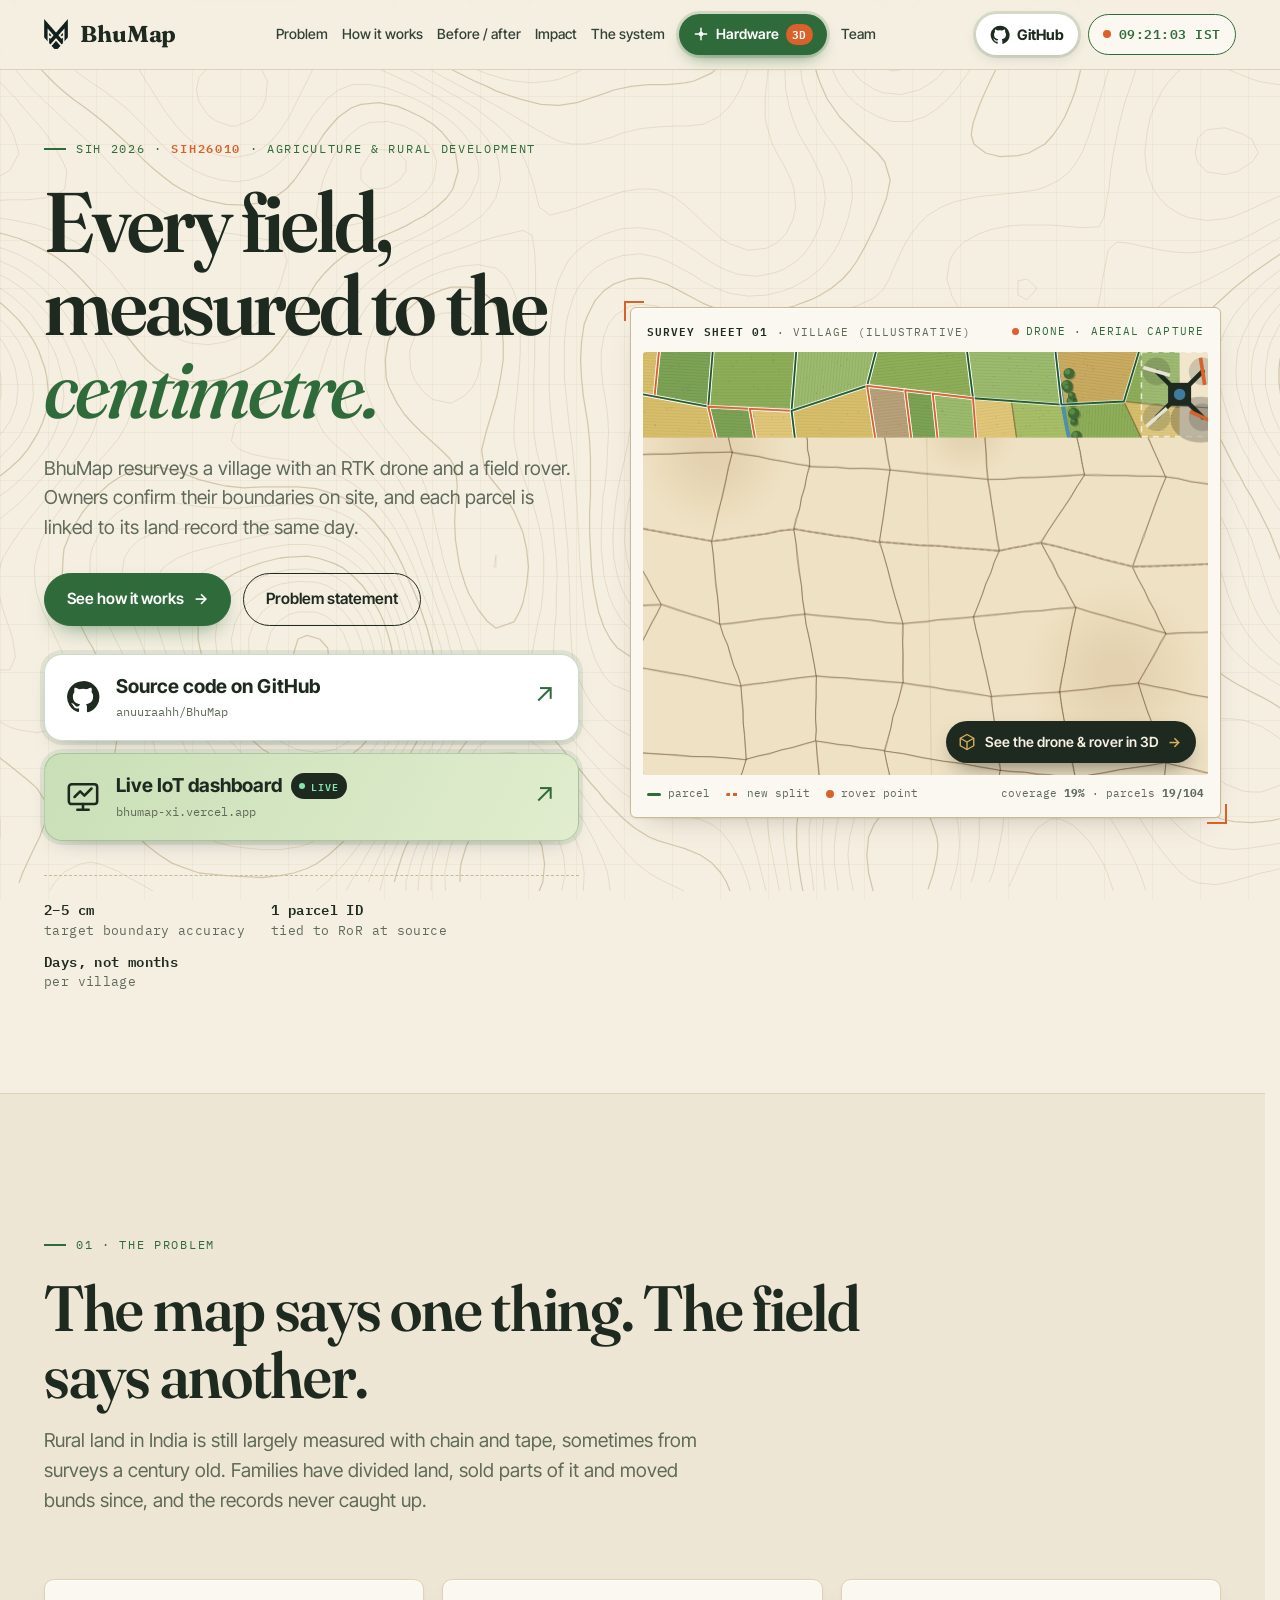
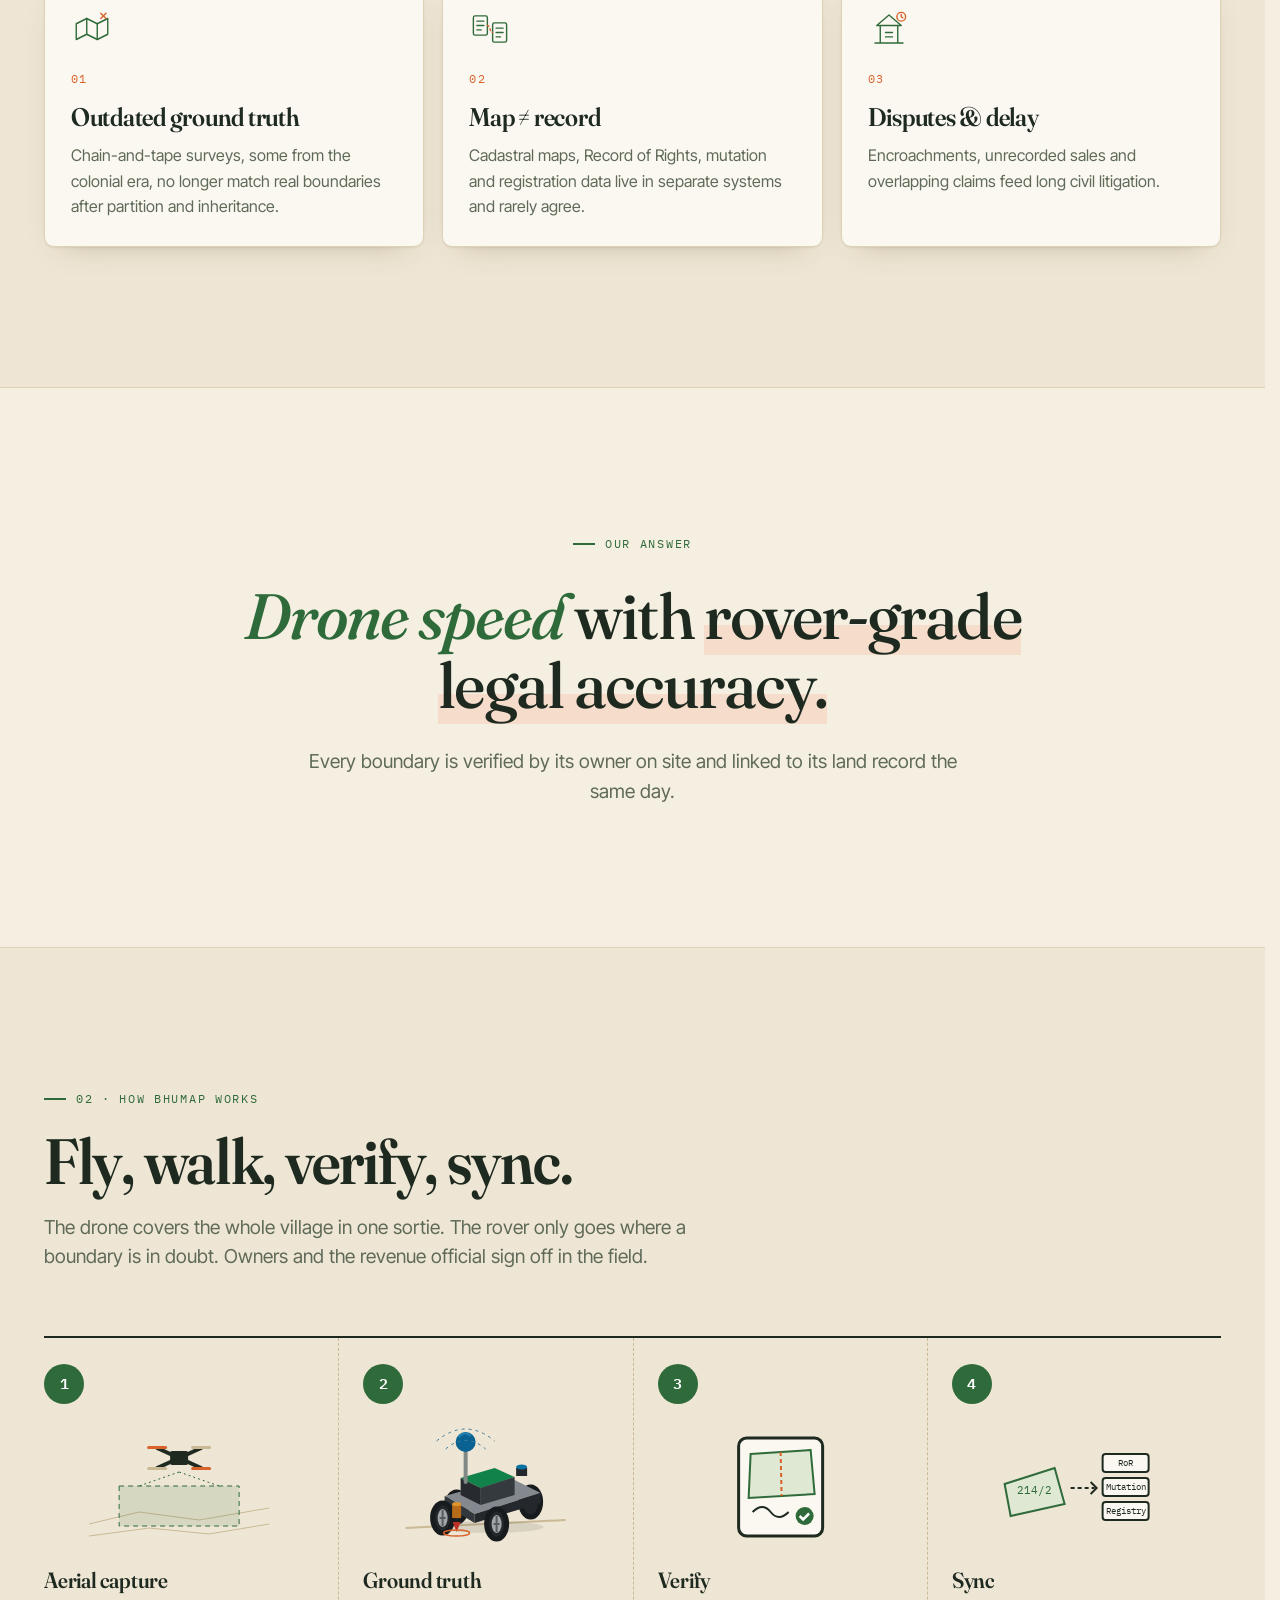
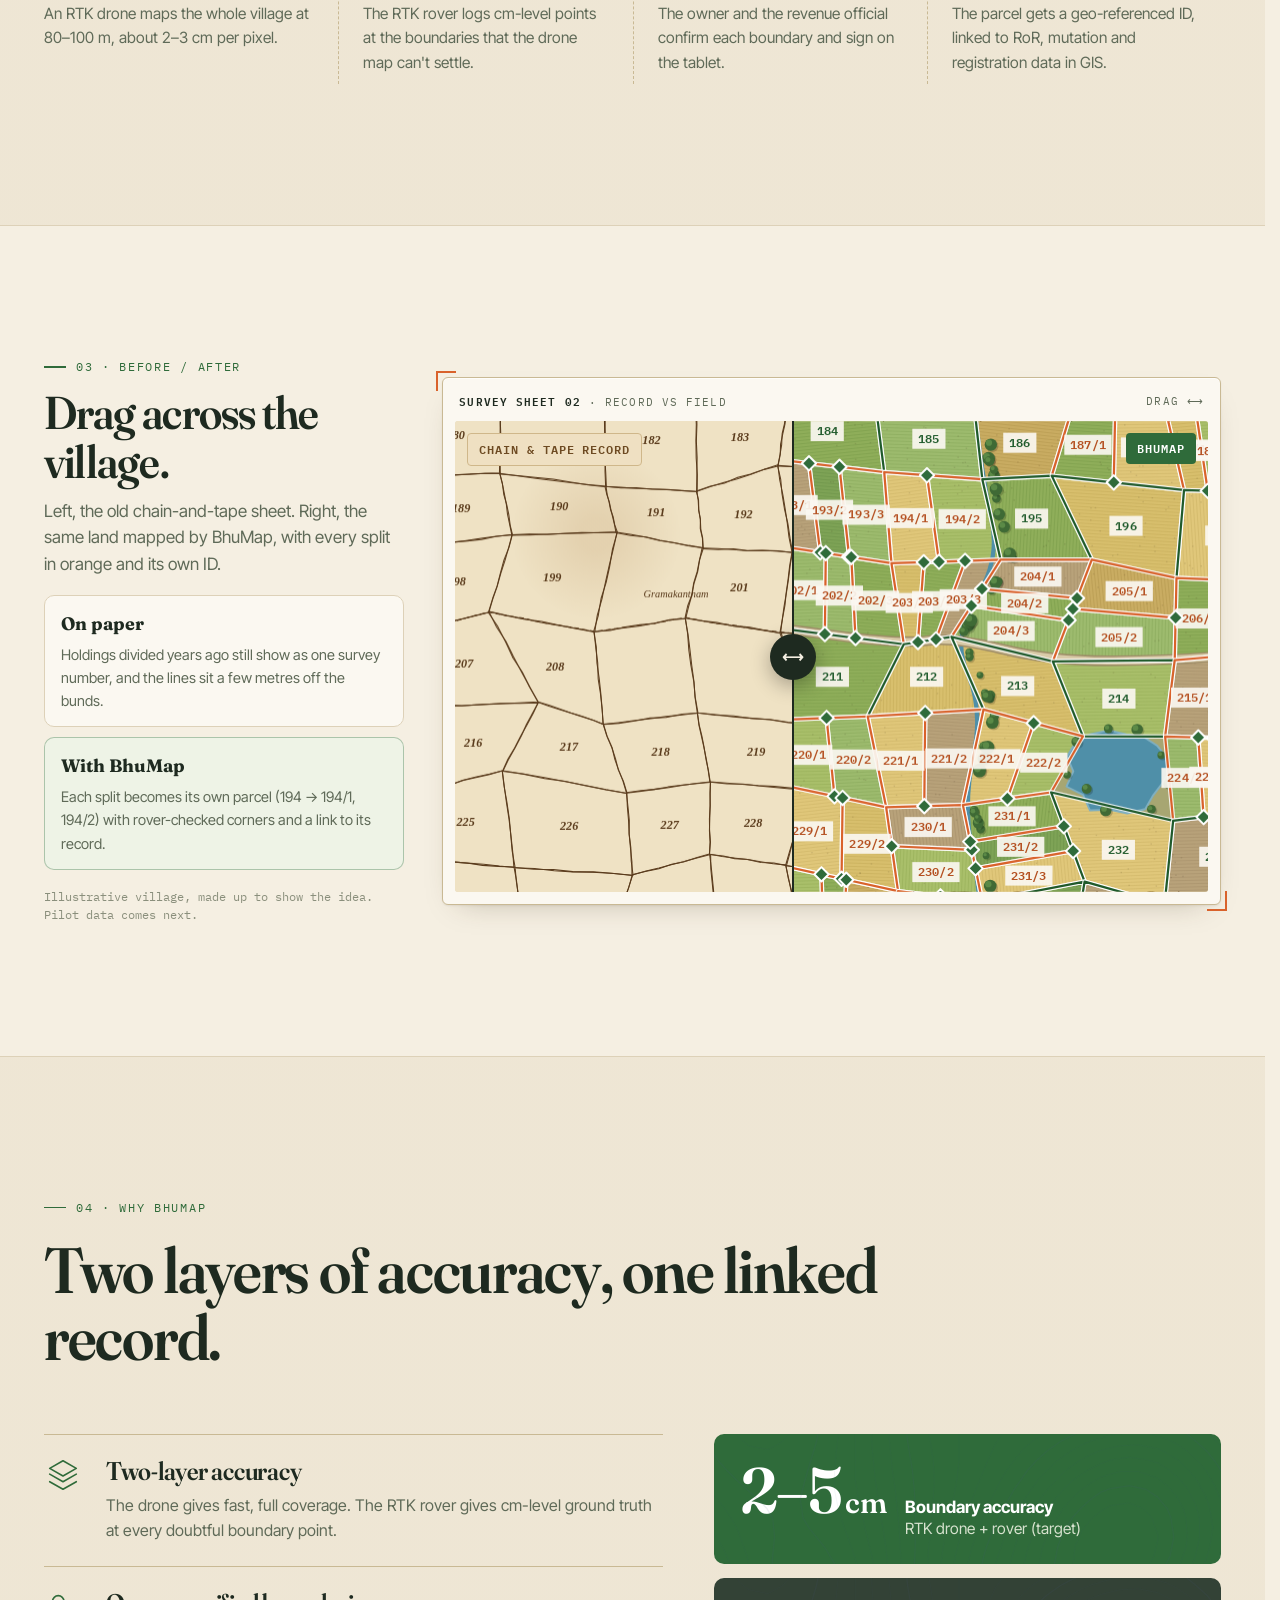
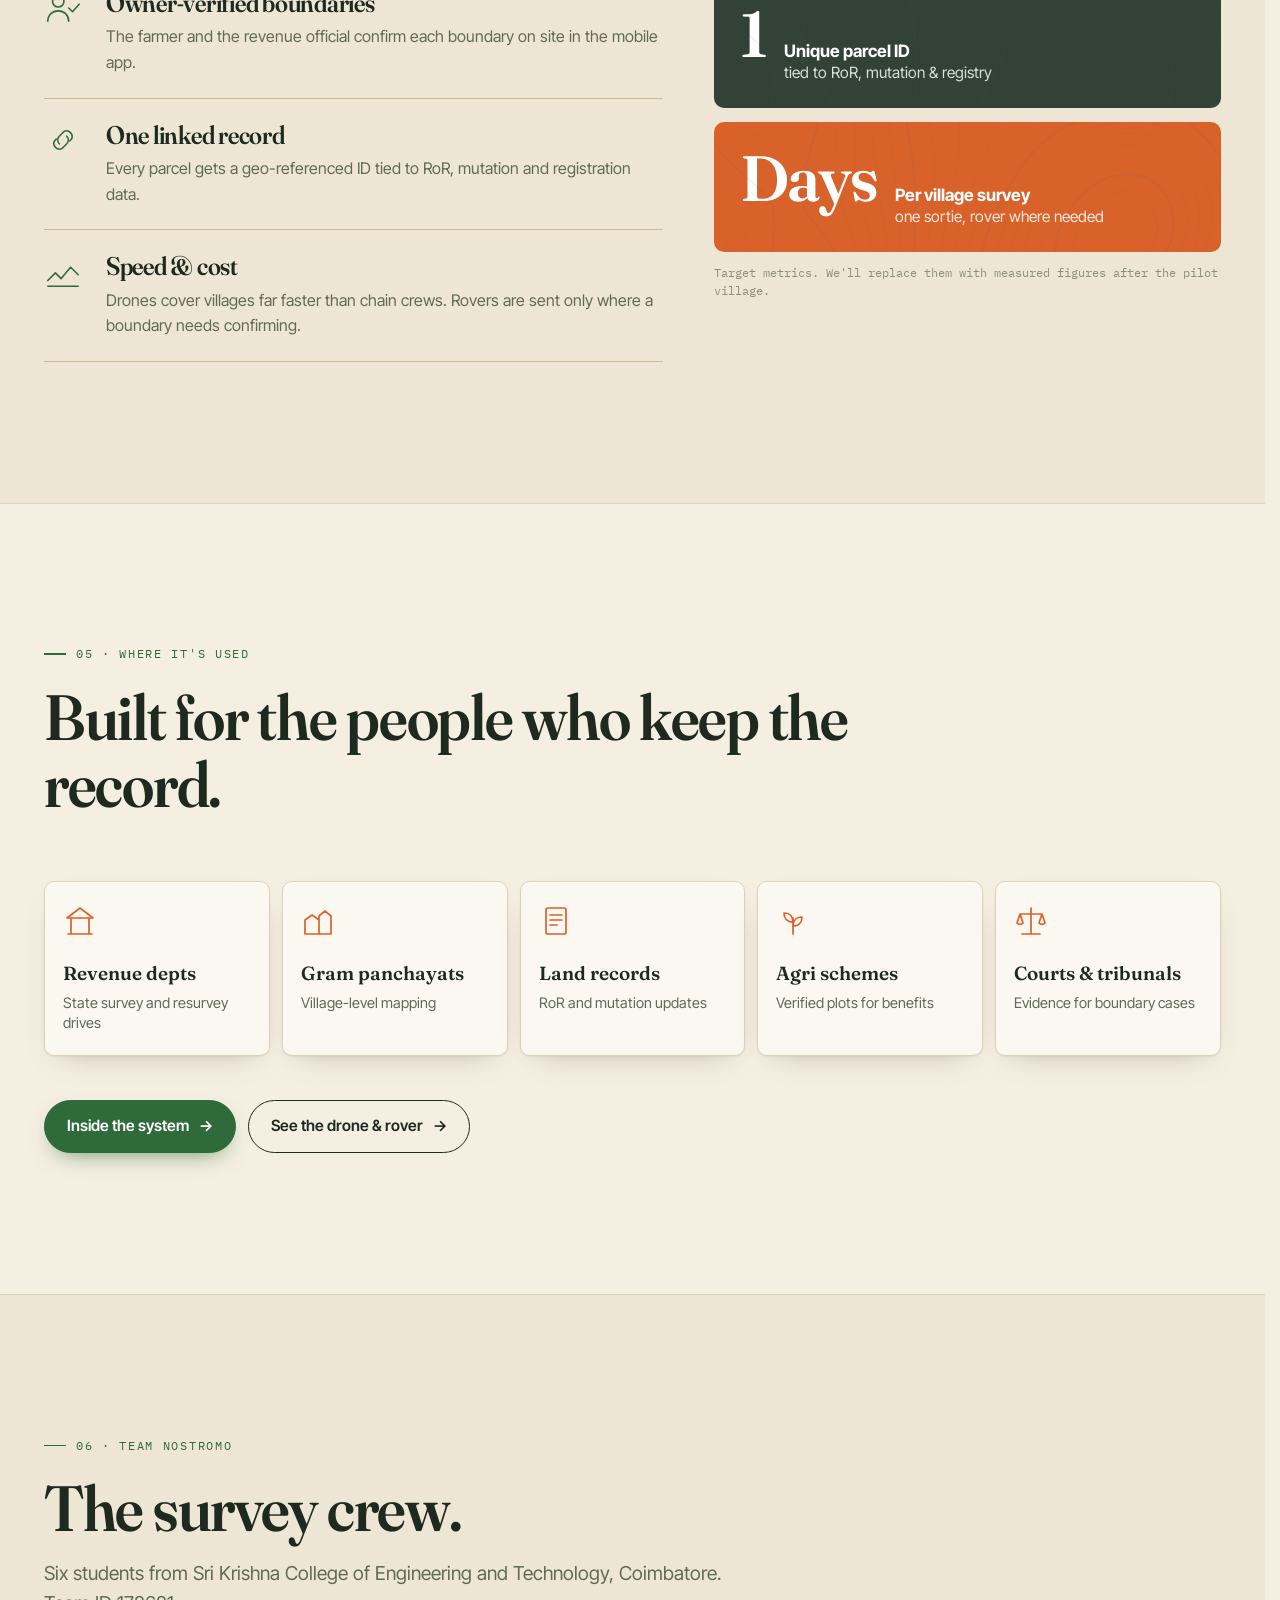
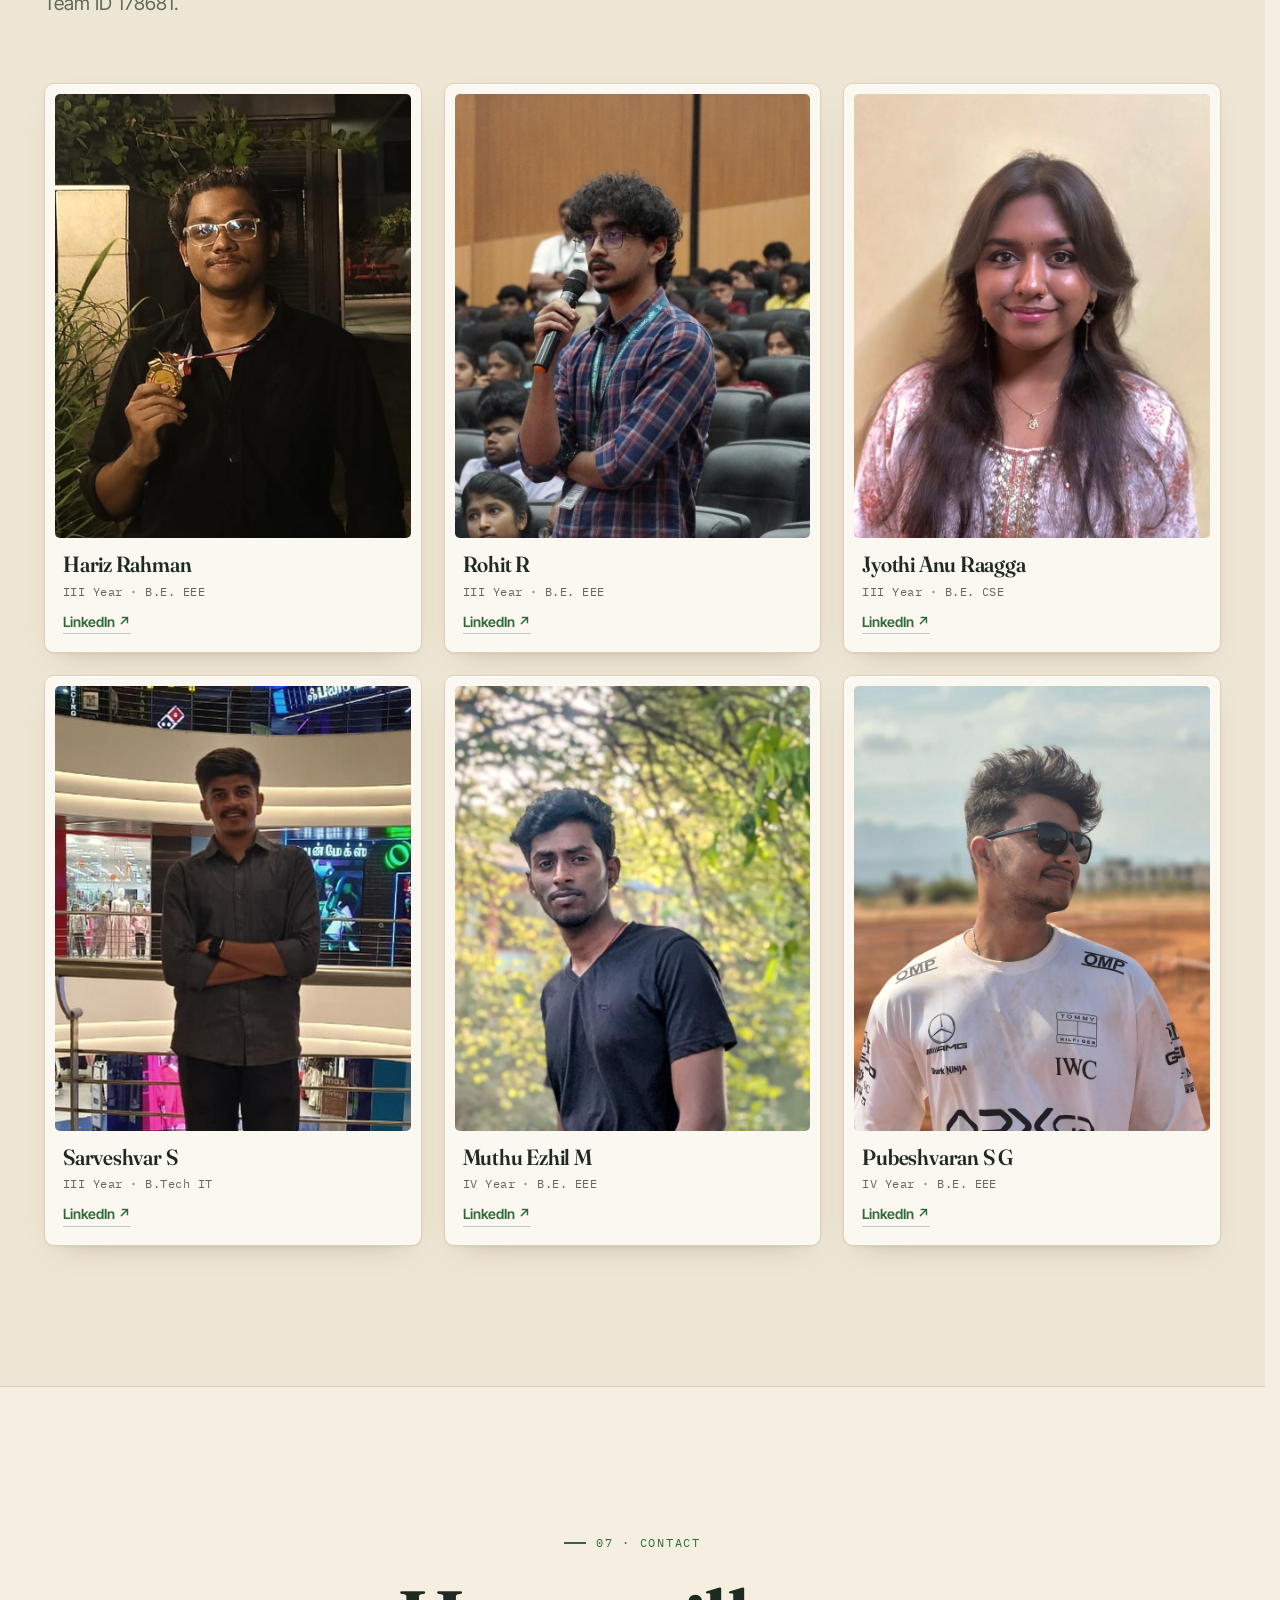
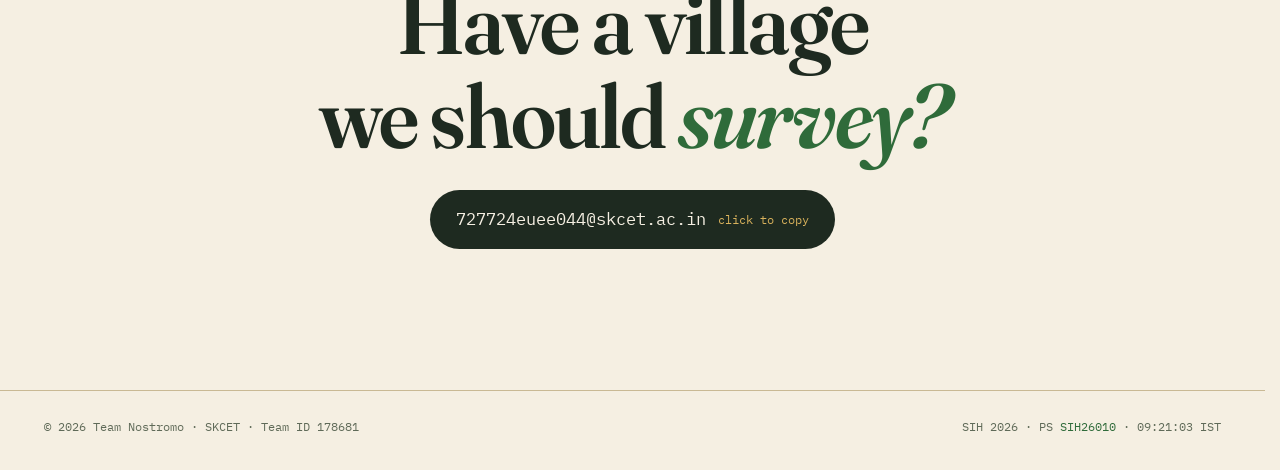
<file: index.html>
<!doctype html>
<html lang="en">
<head>
  <meta charset="utf-8">
  <meta name="viewport" content="width=device-width, initial-scale=1">
  <title>BhuMap</title>
  <meta name="description" content="BhuMap: drone + RTK rover survey of rural agricultural land, with owner-verified boundaries linked to the land record. Team Nostromo, SKCET · SIH 2026 · PS SIH26010.">
  <meta property="og:title" content="BhuMap · Drone + Rover Land Survey">
  <meta property="og:description" content="Drone speed with rover-grade legal accuracy. Team Nostromo · SIH 2026 · SIH26010.">
  <meta name="theme-color" content="#f5efe2">
  <link rel="icon" href="favicon.png">
  <script>
    (function (r) { r.classList.add("js"); try { if (sessionStorage.getItem("bm-turn")) { r.classList.add("arriving"); sessionStorage.removeItem("bm-turn"); } } catch (e) {}
      setTimeout(function () { if (!window.__siteReady) { r.classList.remove("arriving"); document.querySelectorAll(".rv").forEach(function (e) { e.classList.add("on"); }); } }, 4000); })(document.documentElement);
  </script>
  <style>body{background:#f5efe2}.js.arriving body::after{content:"";position:fixed;inset:0;z-index:99;background:#f5efe2}</style>
  <link rel="preconnect" href="https://fonts.googleapis.com">
  <link rel="preconnect" href="https://fonts.gstatic.com" crossorigin>
  <link rel="stylesheet" href="https://fonts.googleapis.com/css2?family=Fraunces:ital,opsz,wght,SOFT@0,9..144,400..700,0..100;1,9..144,400..700,0..100&family=IBM+Plex+Mono:wght@400;500;600&family=Inter+Tight:wght@400;500;600;700&display=swap">
  <link rel="stylesheet" href="styles.css?v=14">
</head>
<body>

<nav class="nav" aria-label="Main">
  <div class="wrap">
    <a href="index.html" class="brand" data-sheet="BhuMap"><img src="img/nostromo-mark-dark.png" alt="" width="30" height="30"><b>BhuMap</b><small>by Nostromo</small></a>
    <div class="nav-links">
      <a href="#problem">Problem</a>
      <a href="#how">How it works</a>
      <a href="#compare">Before / after</a>
      <a href="#impact">Impact</a>
      <a href="bhumap.html" data-sheet="The system">The system</a>
      <a class="nav-hw" href="hardware.html" data-sheet="Hardware"><svg class="spin" viewBox="0 0 24 24" aria-hidden="true"><circle cx="12" cy="12" r="2.4"/><path d="M12 12 L12 3.5 M12 12 L20.5 12 M12 12 L12 20.5 M12 12 L3.5 12"/></svg>Hardware<em>3D</em></a>
      <a href="#team">Team</a>
    </div>
    <div class="nav-right">
      <a class="nav-github" href="https://github.com/anuuraahh/BhuMap" target="_blank" rel="noopener noreferrer"><svg viewBox="0 0 24 24" aria-hidden="true" fill="currentColor"><path d="M12 .8a11.2 11.2 0 0 0-3.54 21.83c.56.1.76-.24.76-.54v-2.08c-3.12.68-3.78-1.32-3.78-1.32-.51-1.3-1.25-1.65-1.25-1.65-1.02-.7.08-.69.08-.69 1.13.08 1.73 1.16 1.73 1.16 1 1.72 2.63 1.22 3.27.93.1-.73.39-1.22.71-1.5-2.49-.28-5.11-1.25-5.11-5.54 0-1.22.44-2.22 1.15-3-.12-.28-.5-1.42.11-2.96 0 0 .94-.3 3.08 1.15a10.7 10.7 0 0 1 5.6 0c2.14-1.45 3.08-1.15 3.08-1.15.61 1.54.23 2.68.11 2.96.71.78 1.15 1.78 1.15 3 0 4.3-2.62 5.26-5.12 5.54.4.35.76 1.03.76 2.08v3.17c0 .3.2.65.77.54A11.2 11.2 0 0 0 12 .8Z"/></svg><span>GitHub</span></a>
      <a class="nav-hw-m" href="hardware.html" data-sheet="Hardware" aria-label="Hardware: 3D drone and rover"><svg viewBox="0 0 24 24" aria-hidden="true"><path d="M12 2l9 5v10l-9 5-9-5V7z"/><path d="M12 12l9-5M12 12v10M12 12L3 7"/></svg>3D</a>
      <div class="nav-clock" aria-label="Current time in India"><i aria-hidden="true"></i><span data-clock>--:--:-- IST</span></div>
      <button class="nav-menu" type="button" aria-label="Menu" aria-expanded="false"><i></i><i></i></button>
    </div>
  </div>
</nav>

<main>
<header class="hero" id="top">
  <div class="wrap hero-grid">
    <div>
      <span class="tag">SIH 2026 · <b>SIH26010</b> · Agriculture &amp; Rural Development</span>
      <h1>Every field,<br>measured to the <em>centimetre.</em></h1>
      <p class="lede">BhuMap resurveys a village with an RTK drone and a field rover. Owners confirm their boundaries on site, and each parcel is linked to its land record the same day.</p>
      <div class="btns">
        <a class="btn primary" href="#how">See how it works <span class="arr">→</span></a>
        <button class="btn" type="button" data-ps>Problem statement</button>
      </div>
      <div class="project-links" aria-label="Explore BhuMap">
        <a class="project-link project-source" href="https://github.com/anuuraahh/BhuMap" target="_blank" rel="noopener noreferrer">
          <svg viewBox="0 0 24 24" aria-hidden="true" fill="currentColor"><path d="M12 .8a11.2 11.2 0 0 0-3.54 21.83c.56.1.76-.24.76-.54v-2.08c-3.12.68-3.78-1.32-3.78-1.32-.51-1.3-1.25-1.65-1.25-1.65-1.02-.7.08-.69.08-.69 1.13.08 1.73 1.16 1.73 1.16 1 1.72 2.63 1.22 3.27.93.1-.73.39-1.22.71-1.5-2.49-.28-5.11-1.25-5.11-5.54 0-1.22.44-2.22 1.15-3-.12-.28-.5-1.42.11-2.96 0 0 .94-.3 3.08 1.15a10.7 10.7 0 0 1 5.6 0c2.14-1.45 3.08-1.15 3.08-1.15.61 1.54.23 2.68.11 2.96.71.78 1.15 1.78 1.15 3 0 4.3-2.62 5.26-5.12 5.54.4.35.76 1.03.76 2.08v3.17c0 .3.2.65.77.54A11.2 11.2 0 0 0 12 .8Z"/></svg>
          <span class="project-link-copy"><strong>Source code on GitHub</strong><span>anuuraahh/BhuMap</span></span>
          <span class="project-link-arrow" aria-hidden="true">↗</span>
        </a>
        <a class="project-link project-dashboard" href="https://bhumap-xi.vercel.app/" target="_blank" rel="noopener noreferrer">
          <svg viewBox="0 0 24 24" aria-hidden="true" fill="none" stroke="currentColor" stroke-width="1.8" stroke-linecap="round" stroke-linejoin="round"><rect x="2" y="3" width="20" height="14" rx="2"/><path d="M8 21h8M12 17v4M6 12l4-4 3 3 5-5"/></svg>
          <span class="project-link-copy"><strong>Live IoT dashboard <span class="dashboard-live"><i></i>LIVE</span></strong><span>bhumap-xi.vercel.app</span></span>
          <span class="project-link-arrow" aria-hidden="true">↗</span>
        </a>
      </div>
      <div class="hero-meta">
        <div><b>2–5 cm</b>target boundary accuracy</div>
        <div><b>1 parcel ID</b>tied to RoR at source</div>
        <div><b>Days, not months</b>per village</div>
      </div>
    </div>
    <div class="sheet rv">
      <div class="sheet-bar"><span><b>Survey sheet 01</b><span> · Village (illustrative)</span></span><span class="live"><i></i><span data-stage>drone · aerial capture</span></span></div>
      <div class="map-canvas" data-survey><canvas aria-label="Animation: a drone flies over a village in passes, the aerial map fills in behind it, field boundaries outline themselves, then a rover checks the doubtful corners"></canvas><a class="hw-chip" href="hardware.html" data-sheet="Hardware"><svg viewBox="0 0 24 24" aria-hidden="true"><path d="M12 2l9 5v10l-9 5-9-5V7z"/><path d="M12 12l9-5M12 12v10M12 12L3 7"/></svg>See the drone &amp; rover in 3D <span>→</span></a></div>
      <div class="sheet-foot">
        <div class="legend"><span><i></i>parcel</span><span><i class="d"></i>new split</span><span><i class="o"></i>rover point</span></div>
        <span>coverage <b data-cov>0%</b> · parcels <b data-parcels>0</b></span>
      </div>
    </div>
  </div>
</header>

<section id="problem" class="band">
  <div class="wrap">
    <div class="section-head rv">
      <span class="tag">01 · The problem</span>
      <h2>The map says one thing. The field says another.</h2>
      <p class="lede">Rural land in India is still largely measured with chain and tape, sometimes from surveys a century old. Families have divided land, sold parts of it and moved bunds since, and the records never caught up.</p>
    </div>
    <div class="cards3">
      <article class="card rv">
        <svg class="ic" viewBox="0 0 48 48" aria-hidden="true"><path d="M6 36 L18 30 L30 36 L42 30 V12 L30 18 L18 12 L6 18 Z"/><path d="M18 12v18M30 18v18"/><path d="M34 6l6 6M40 6l-6 6" stroke="#d9622b"/></svg>
        <span class="no">01</span><h3>Outdated ground truth</h3>
        <p>Chain-and-tape surveys, some from the colonial era, no longer match real boundaries after partition and inheritance.</p>
      </article>
      <article class="card rv">
        <svg class="ic" viewBox="0 0 48 48" aria-hidden="true"><rect x="5" y="9" width="16" height="22" rx="2"/><rect x="27" y="17" width="16" height="22" rx="2"/><path d="M9 15h8M9 20h8M9 25h5M31 23h8M31 28h8M31 33h5"/><path d="M21 20c3 0 3 8 6 8" stroke="#d9622b" stroke-dasharray="2 3"/></svg>
        <span class="no">02</span><h3>Map ≠ record</h3>
        <p>Cadastral maps, Record of Rights, mutation and registration data live in separate systems and rarely agree.</p>
      </article>
      <article class="card rv">
        <svg class="ic" viewBox="0 0 48 48" aria-hidden="true"><path d="M8 40h32M14 40V20M34 40V20M10 20h28L24 8z"/><path d="M20 28h8M20 33h8"/><circle cx="38" cy="10" r="5" stroke="#d9622b"/><path d="M38 7.5V10l1.8 1.2" stroke="#d9622b"/></svg>
        <span class="no">03</span><h3>Disputes &amp; delay</h3>
        <p>Encroachments, unrecorded sales and overlapping claims feed long civil litigation.</p>
      </article>
    </div>
  </div>
</section>

<section class="uvp">
  <div class="wrap rv">
    <span class="tag">Our answer</span>
    <blockquote><em>Drone speed</em> with <u>rover-grade legal accuracy.</u></blockquote>
    <p class="lede" style="margin:28px auto 0">Every boundary is verified by its owner on site and linked to its land record the same day.</p>
  </div>
</section>

<section id="how" class="band">
  <div class="wrap">
    <div class="section-head rv">
      <span class="tag">02 · How BhuMap works</span>
      <h2>Fly, walk, verify, sync.</h2>
      <p class="lede">The drone covers the whole village in one sortie. The rover only goes where a boundary is in doubt. Owners and the revenue official sign off in the field.</p>
    </div>
    <div class="steps">
      <div class="step rv">
        <span class="n">1</span>
        <svg class="drone-step" viewBox="0 0 200 120" aria-hidden="true"><g fill="none" stroke="#c9b994"><path d="M10 100 L60 88 L120 96 L190 84"/><path d="M10 112 L70 104 L130 110 L190 100"/></g><rect class="capture-area" x="40" y="62" width="120" height="40" fill="rgba(47,107,58,.12)" stroke="#2f6b3a" stroke-dasharray="5 4"/><g class="drone-hover"><g transform="translate(100 34)"><path d="M-22-10L22 10M-22 10L22-10" stroke="#1e2a20" stroke-width="4" stroke-linecap="round"/><rect x="-9" y="-7" width="18" height="14" rx="2" fill="#1e2a20"/><g fill="#d9622b"><g class="step-prop" style="transform-origin:-22px -10.5px"><rect x="-32" y="-12" width="20" height="3" rx="1.5"/></g><g class="step-prop" style="transform-origin:22px 10.5px"><rect x="12" y="9" width="20" height="3" rx="1.5"/></g></g><g fill="#c9b994"><g class="step-prop" style="transform-origin:22px -10.5px"><rect x="12" y="-12" width="20" height="3" rx="1.5"/></g><g class="step-prop" style="transform-origin:-22px 10.5px"><rect x="-32" y="9" width="20" height="3" rx="1.5"/></g></g></g></g><path class="capture-beam" d="M100 48 L60 62 M100 48 L140 62" stroke="#2f6b3a" stroke-dasharray="2 3"/></svg>
        <h3>Aerial capture</h3><p>An RTK drone maps the whole village at 80–100 m, about 2–3 cm per pixel.</p>
      </div>
      <div class="step rv">
        <span class="n">2</span>
        <svg class="rover-step" viewBox="0 0 200 120" role="img" aria-label="Animated four-wheel rover with a blue GNSS antenna, green electronics enclosure and orange survey sensor">
          <path d="M20 104 L180 96" stroke="#c9b994" stroke-width="2"/>
          <ellipse cx="104" cy="103" rx="54" ry="6" fill="#1e2a20" opacity=".1"/>
          <g class="rover-drive">
            <g fill="#24282c" stroke="#171b1e" stroke-width="5"><ellipse cx="71" cy="83" rx="10" ry="15"/><ellipse cx="145" cy="78" rx="10" ry="15"/></g>
            <path d="M59 72 L125 54 L155 69 L89 90 Z" fill="#83898e"/>
            <path d="M59 72 L89 90 L89 99 L59 81 Z" fill="#32373b"/>
            <path d="M89 90 L155 69 L155 79 L89 99 Z" fill="#24282c"/>
            <path d="M75 54 L109 44 L129 53 L95 64 Z" fill="#12824b"/>
            <path d="M75 54 L95 64 L95 81 L75 71 Z" fill="#272b2f"/>
            <path d="M95 64 L129 53 L129 71 L95 81 Z" fill="#343a3e"/>
            <path d="M80 58 V22" stroke="#808985" stroke-width="4" stroke-linecap="round"/>
            <circle cx="80" cy="18" r="10" fill="#096292"/><path d="M73 13 Q79 6 85 12" fill="none" stroke="#2582b2" stroke-width="2"/>
            <path d="M136 52 V44" stroke="#24282c" stroke-width="11"/><ellipse cx="136" cy="43" rx="5.5" ry="2.5" fill="#0872a5"/>
            <g fill="#24282c" stroke="#171b1e" stroke-width="5"><ellipse cx="57" cy="94" rx="10" ry="15"/><ellipse cx="111" cy="100" rx="10" ry="15"/></g>
            <g class="rover-wheel" style="--wheel-x:57px;--wheel-y:94px"><ellipse cx="57" cy="94" rx="5" ry="9" fill="#a1a6a9"/><path d="M57 86 V102 M54 94 H60" stroke="#575d62" stroke-width="2"/></g>
            <g class="rover-wheel" style="--wheel-x:111px;--wheel-y:100px"><ellipse cx="111" cy="100" rx="5" ry="9" fill="#a1a6a9"/><path d="M111 92 V108 M108 100 H114" stroke="#575d62" stroke-width="2"/></g>
            <path d="M71 80 V94" stroke="#b76b18" stroke-width="9"/><ellipse cx="71" cy="80" rx="4.5" ry="2" fill="#dc942c"/>
            <path d="M67 98 H75 L71 108 Z" fill="#bd3026"/>
            <g class="rover-signal" fill="none" stroke="#3d7c9c" stroke-dasharray="3 4"><path d="M51 17 Q80 -7 109 17"/><path d="M60 25 Q80 8 100 25"/></g>
          </g>
          <ellipse class="rover-scan" cx="71" cy="109" rx="13" ry="3" fill="none" stroke="#d9622b" stroke-width="1.5"/>
        </svg>
        <h3>Ground truth</h3><p>The RTK rover logs cm-level points at the boundaries that the drone map can't settle.</p>
      </div>
      <div class="step rv">
        <span class="n">3</span>
        <svg class="verify-step" viewBox="0 0 200 120" aria-hidden="true"><g class="tablet-float"><rect x="58" y="14" width="84" height="98" rx="8" fill="#fbf8f1" stroke="#1e2a20" stroke-width="3"/><path d="M70 30 L130 26 L134 70 L68 74 Z" fill="#dfe8d2" stroke="#2f6b3a" stroke-width="2"/><path class="tablet-boundary" d="M100 28 L101 72" stroke="#d9622b" stroke-width="2" stroke-dasharray="4 3"/><path class="tablet-signature" pathLength="1" d="M72 88 q10-10 18 0 t18 0" fill="none" stroke="#1e2a20" stroke-width="2"/><g class="tablet-check"><circle cx="124" cy="92" r="9" fill="#2f6b3a"/><path d="M119 92l3.5 3.5 6-6" stroke="#fff" stroke-width="2.5" fill="none"/></g></g></svg>
        <h3>Verify</h3><p>The owner and the revenue official confirm each boundary and sign on the tablet.</p>
      </div>
      <div class="step rv">
        <span class="n">4</span>
        <svg class="sync-step" viewBox="0 0 200 120" aria-hidden="true"><g class="parcel-float"><path d="M30 60 L80 44 L90 80 L36 92 Z" fill="#dfe8d2" stroke="#2f6b3a" stroke-width="2"/><text x="60" y="70" font-family="IBM Plex Mono, monospace" font-size="11" fill="#2f6b3a" text-anchor="middle">214/2</text></g><path class="sync-flow" d="M96 64 H120" stroke="#1e2a20" stroke-width="2" stroke-dasharray="4 3"/><path d="M116 58 l6 6 -6 6" fill="none" stroke="#1e2a20" stroke-width="2"/><g fill="#fbf8f1" stroke="#1e2a20" stroke-width="2"><rect class="sync-record" style="animation-delay:0s" x="128" y="30" width="46" height="18" rx="3"/><rect class="sync-record" style="animation-delay:.3s" x="128" y="54" width="46" height="18" rx="3"/><rect class="sync-record" style="animation-delay:.6s" x="128" y="78" width="46" height="18" rx="3"/></g><g font-family="IBM Plex Mono, monospace" font-size="9" fill="#1e2a20" text-anchor="middle"><text x="151" y="42">RoR</text><text x="151" y="66">Mutation</text><text x="151" y="90">Registry</text></g></svg>
        <h3>Sync</h3><p>The parcel gets a geo-referenced ID, linked to RoR, mutation and registration data in GIS.</p>
      </div>
    </div>
  </div>
</section>

<section id="compare">
  <div class="wrap cmp-grid">
    <div class="cmp-side">
      <div class="section-head rv">
        <span class="tag">03 · Before / after</span>
        <h2>Drag across the village.</h2>
        <p class="lede">Left, the old chain-and-tape sheet. Right, the same land mapped by BhuMap, with every split in orange and its own ID.</p>
      </div>
      <div class="cmp-notes rv">
        <div class="bad" data-show="record" tabindex="0"><b>On paper</b>Holdings divided years ago still show as one survey number, and the lines sit a few metres off the bunds.</div>
        <div class="good" data-show="bhumap" tabindex="0"><b>With BhuMap</b>Each split becomes its own parcel (194 → 194/1, 194/2) with rover-checked corners and a link to its record.</div>
      </div>
      <p class="cmp-caption">Illustrative village, made up to show the idea. Pilot data comes next.</p>
    </div>
    <div class="sheet rv cmp-sheet">
      <div class="sheet-bar"><span><b>Survey sheet 02</b><span> · Record vs field</span></span><span>drag ⟷</span></div>
      <div class="compare" data-compare>
        <div class="map-canvas">
          <div class="before" style="position:absolute;inset:0"><canvas aria-label="Old hand-drawn survey sheet of the village"></canvas></div>
          <div class="after"><canvas aria-label="BhuMap aerial map with today's parcels and IDs"></canvas></div>
          <span class="lab l">Chain &amp; tape record</span><span class="lab r">BhuMap</span>
          <div class="handle"><b>⟷</b></div>
          <input type="range" min="0" max="100" value="50" step="0.1" aria-label="Move the divider between the old record and the BhuMap survey">
        </div>
      </div>
    </div>
  </div>
</section>

<section id="impact" class="band">
  <div class="wrap">
    <div class="section-head rv">
      <span class="tag">04 · Why BhuMap</span>
      <h2>Two layers of accuracy, one linked record.</h2>
    </div>
    <div class="why">
      <div class="why-list rv">
        <div><svg viewBox="0 0 40 40" aria-hidden="true"><path d="M6 26l14 8 14-8M6 18l14 8 14-8M20 4L6 12l14 8 14-8z"/></svg><div><h3>Two-layer accuracy</h3><p>The drone gives fast, full coverage. The RTK rover gives cm-level ground truth at every doubtful boundary point.</p></div></div>
        <div><svg viewBox="0 0 40 40" aria-hidden="true"><circle cx="15" cy="13" r="6"/><path d="M4 34c0-7 5-11 11-11s11 4 11 11"/><path d="M26 20l4 4 7-8"/></svg><div><h3>Owner-verified boundaries</h3><p>The farmer and the revenue official confirm each boundary on site in the mobile app.</p></div></div>
        <div><svg viewBox="0 0 40 40" aria-hidden="true"><path d="M16 24a6 6 0 0 1 0-8l5-5a6 6 0 0 1 8 8l-2 2"/><path d="M24 16a6 6 0 0 1 0 8l-5 5a6 6 0 0 1-8-8l2-2"/></svg><div><h3>One linked record</h3><p>Every parcel gets a geo-referenced ID tied to RoR, mutation and registration data.</p></div></div>
        <div><svg viewBox="0 0 40 40" aria-hidden="true"><path d="M4 30l8-8 6 6 10-12 8 8"/><path d="M4 36h32"/></svg><div><h3>Speed &amp; cost</h3><p>Drones cover villages far faster than chain crews. Rovers are sent only where a boundary needs confirming.</p></div></div>
      </div>
      <div>
        <div class="metrics rv">
          <div class="metric"><b>2–5<small>cm</small></b><span><strong>Boundary accuracy</strong>RTK drone + rover (target)</span></div>
          <div class="metric"><b>1</b><span><strong>Unique parcel ID</strong>tied to RoR, mutation &amp; registry</span></div>
          <div class="metric"><b>Days</b><span><strong>Per village survey</strong>one sortie, rover where needed</span></div>
        </div>
        <p class="note">Target metrics. We'll replace them with measured figures after the pilot village.</p>
      </div>
    </div>
  </div>
</section>

<section id="deploy">
  <div class="wrap">
    <div class="section-head rv">
      <span class="tag">05 · Where it's used</span>
      <h2>Built for the people who keep the record.</h2>
    </div>
    <div class="domains">
      <div class="dom rv"><svg viewBox="0 0 34 34" aria-hidden="true"><path d="M5 30h24M8 30V14M26 30V14M4 14h26L17 4z"/></svg><b>Revenue depts</b><span>State survey and resurvey drives</span></div>
      <div class="dom rv"><svg viewBox="0 0 34 34" aria-hidden="true"><path d="M4 30V16l7-5 7 5v14M18 30V12l6-5 6 5v18M4 30h26"/></svg><b>Gram panchayats</b><span>Village-level mapping</span></div>
      <div class="dom rv"><svg viewBox="0 0 34 34" aria-hidden="true"><rect x="7" y="4" width="20" height="26" rx="2"/><path d="M11 11h12M11 16h12M11 21h7"/></svg><b>Land records</b><span>RoR and mutation updates</span></div>
      <div class="dom rv"><svg viewBox="0 0 34 34" aria-hidden="true"><path d="M17 30V14M17 18c-6 0-9-4-9-9 6 0 9 4 9 9zM17 22c6 0 9-4 9-9-6 0-9 4-9 9z"/></svg><b>Agri schemes</b><span>Verified plots for benefits</span></div>
      <div class="dom rv"><svg viewBox="0 0 34 34" aria-hidden="true"><path d="M17 4v26M8 30h18M6 10h22M6 10l-3 9a4 4 0 0 0 6 0zM28 10l-3 9a4 4 0 0 0 6 0z"/></svg><b>Courts &amp; tribunals</b><span>Evidence for boundary cases</span></div>
    </div>
    <div class="btns rv" style="margin-top:44px">
      <a class="btn primary" href="bhumap.html" data-sheet="The system">Inside the system <span class="arr">→</span></a>
      <a class="btn" href="hardware.html" data-sheet="Hardware">See the drone &amp; rover <span class="arr">→</span></a>
    </div>
  </div>
</section>

<section id="team" class="band">
  <div class="wrap">
    <div class="section-head rv">
      <span class="tag">06 · Team Nostromo</span>
      <h2>The survey crew.</h2>
      <p class="lede">Six students from Sri Krishna College of Engineering and Technology, Coimbatore. Team ID 178681.</p>
    </div>
    <div class="people">
      <article class="person rv"><div class="photo"><img src="img/team/member1.jpg" width="800" height="1000" alt="Hariz Rahman" loading="lazy"></div><div class="who"><h3>Hariz Rahman</h3><div class="dept">III Year · B.E. EEE</div><a href="https://www.linkedin.com/in/hariz-rahman-6203bb330/" target="_blank" rel="noopener">LinkedIn ↗</a></div></article>
      <article class="person rv"><div class="photo"><img src="img/team/member2.jpg" width="800" height="1000" alt="Rohit R" loading="lazy"></div><div class="who"><h3>Rohit R</h3><div class="dept">III Year · B.E. EEE</div><a href="https://www.linkedin.com/in/rohit-r-14b371326/" target="_blank" rel="noopener">LinkedIn ↗</a></div></article>
      <article class="person rv"><div class="photo"><img src="img/team/member3.jpg" width="800" height="1000" alt="Jyothi Anu Raagga" loading="lazy"></div><div class="who"><h3>Jyothi Anu Raagga</h3><div class="dept">III Year · B.E. CSE</div><a href="https://www.linkedin.com/in/jyothi-anu-raagga-443ba921a/" target="_blank" rel="noopener">LinkedIn ↗</a></div></article>
      <article class="person rv"><div class="photo"><img src="img/team/member4.jpg" width="800" height="1000" alt="Sarveshvar S" loading="lazy"></div><div class="who"><h3>Sarveshvar S</h3><div class="dept">III Year · B.Tech IT</div><a href="https://www.linkedin.com/in/sarveshvar-s-218715277/" target="_blank" rel="noopener">LinkedIn ↗</a></div></article>
      <article class="person rv"><div class="photo"><img src="img/team/member5.jpg" width="800" height="1000" alt="Muthu Ezhil M" loading="lazy"></div><div class="who"><h3>Muthu Ezhil M</h3><div class="dept">IV Year · B.E. EEE</div><a href="https://www.linkedin.com/in/muthu-ezhil-929463276/" target="_blank" rel="noopener">LinkedIn ↗</a></div></article>
      <article class="person rv"><div class="photo"><img src="img/team/member6.jpg" width="800" height="1000" alt="Pubeshvaran S G" loading="lazy"></div><div class="who"><h3>Pubeshvaran S G</h3><div class="dept">IV Year · B.E. EEE</div><a href="https://www.linkedin.com/in/pubeshvaran-s-g-9a26b7318/" target="_blank" rel="noopener">LinkedIn ↗</a></div></article>
    </div>
  </div>
</section>

<section class="contact" id="contact">
  <div class="wrap rv">
    <span class="tag" style="justify-content:center">07 · Contact</span>
    <h2>Have a village<br>we should <em>survey?</em></h2>
    <button class="mail" type="button" data-email="727724euee044@skcet.ac.in">727724euee044@skcet.ac.in <small>click to copy</small></button>
  </div>
</section>
</main>

<footer>
  <div class="wrap">
    <span>© 2026 Team Nostromo · SKCET · Team ID 178681</span>
    <span>SIH 2026 · PS <a href="#" data-ps>SIH26010</a> · <span data-clock>--:--:-- IST</span></span>
  </div>
</footer>

<script src="site.js?v=5" defer></script>
<script src="map.js?v=5" defer></script>
</body>
</html>
</file>
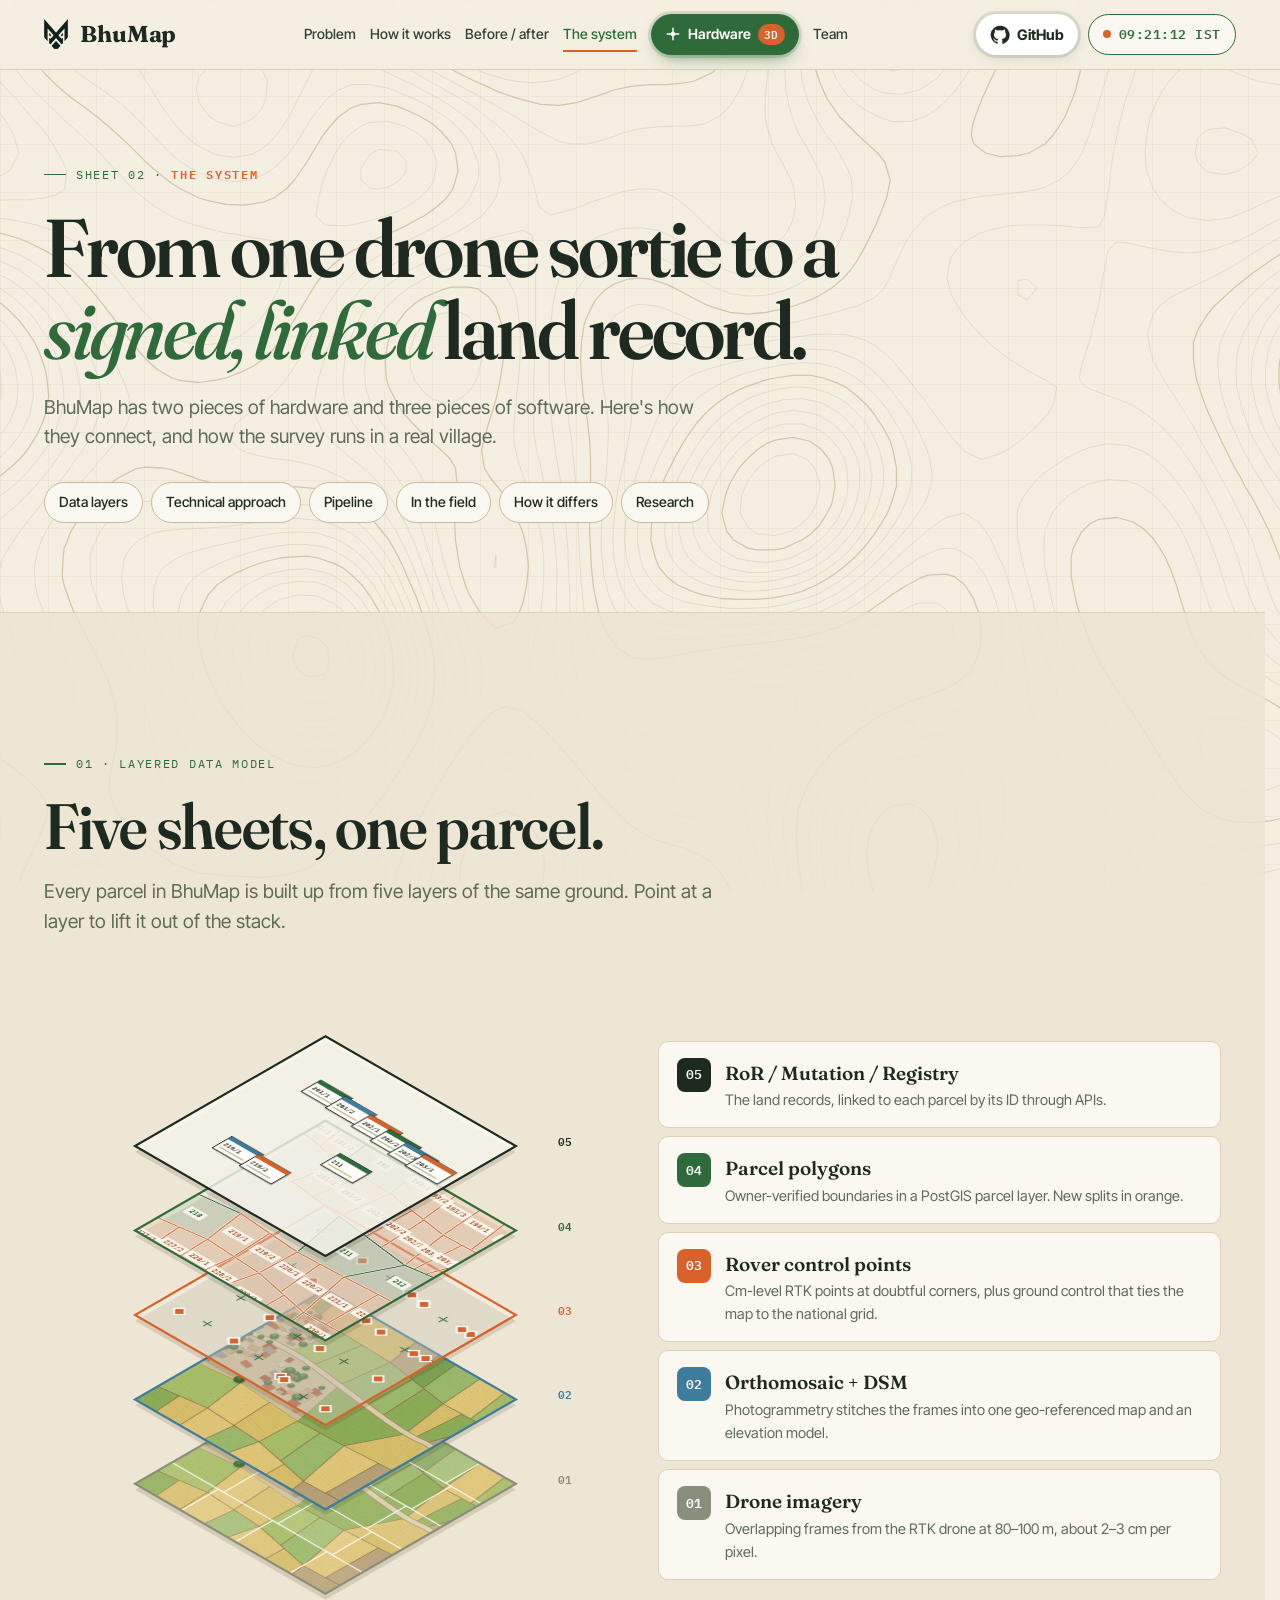
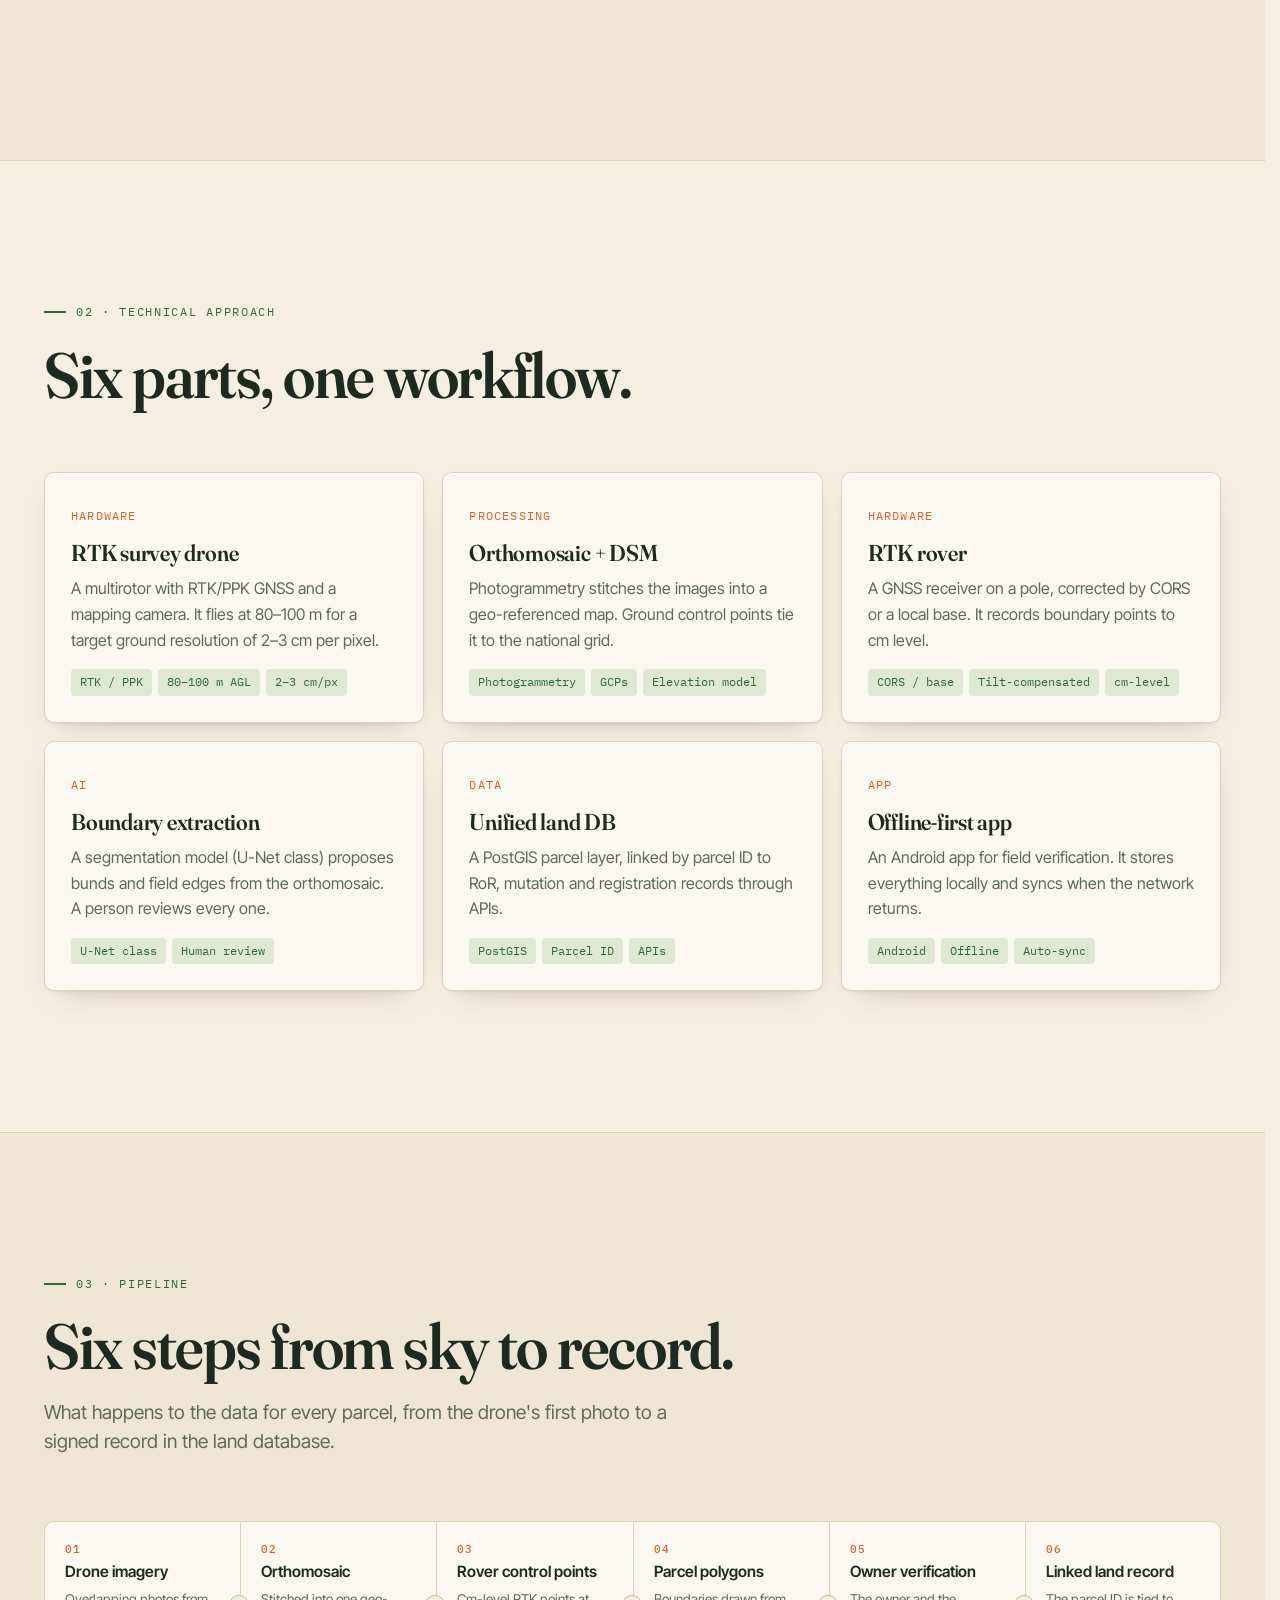
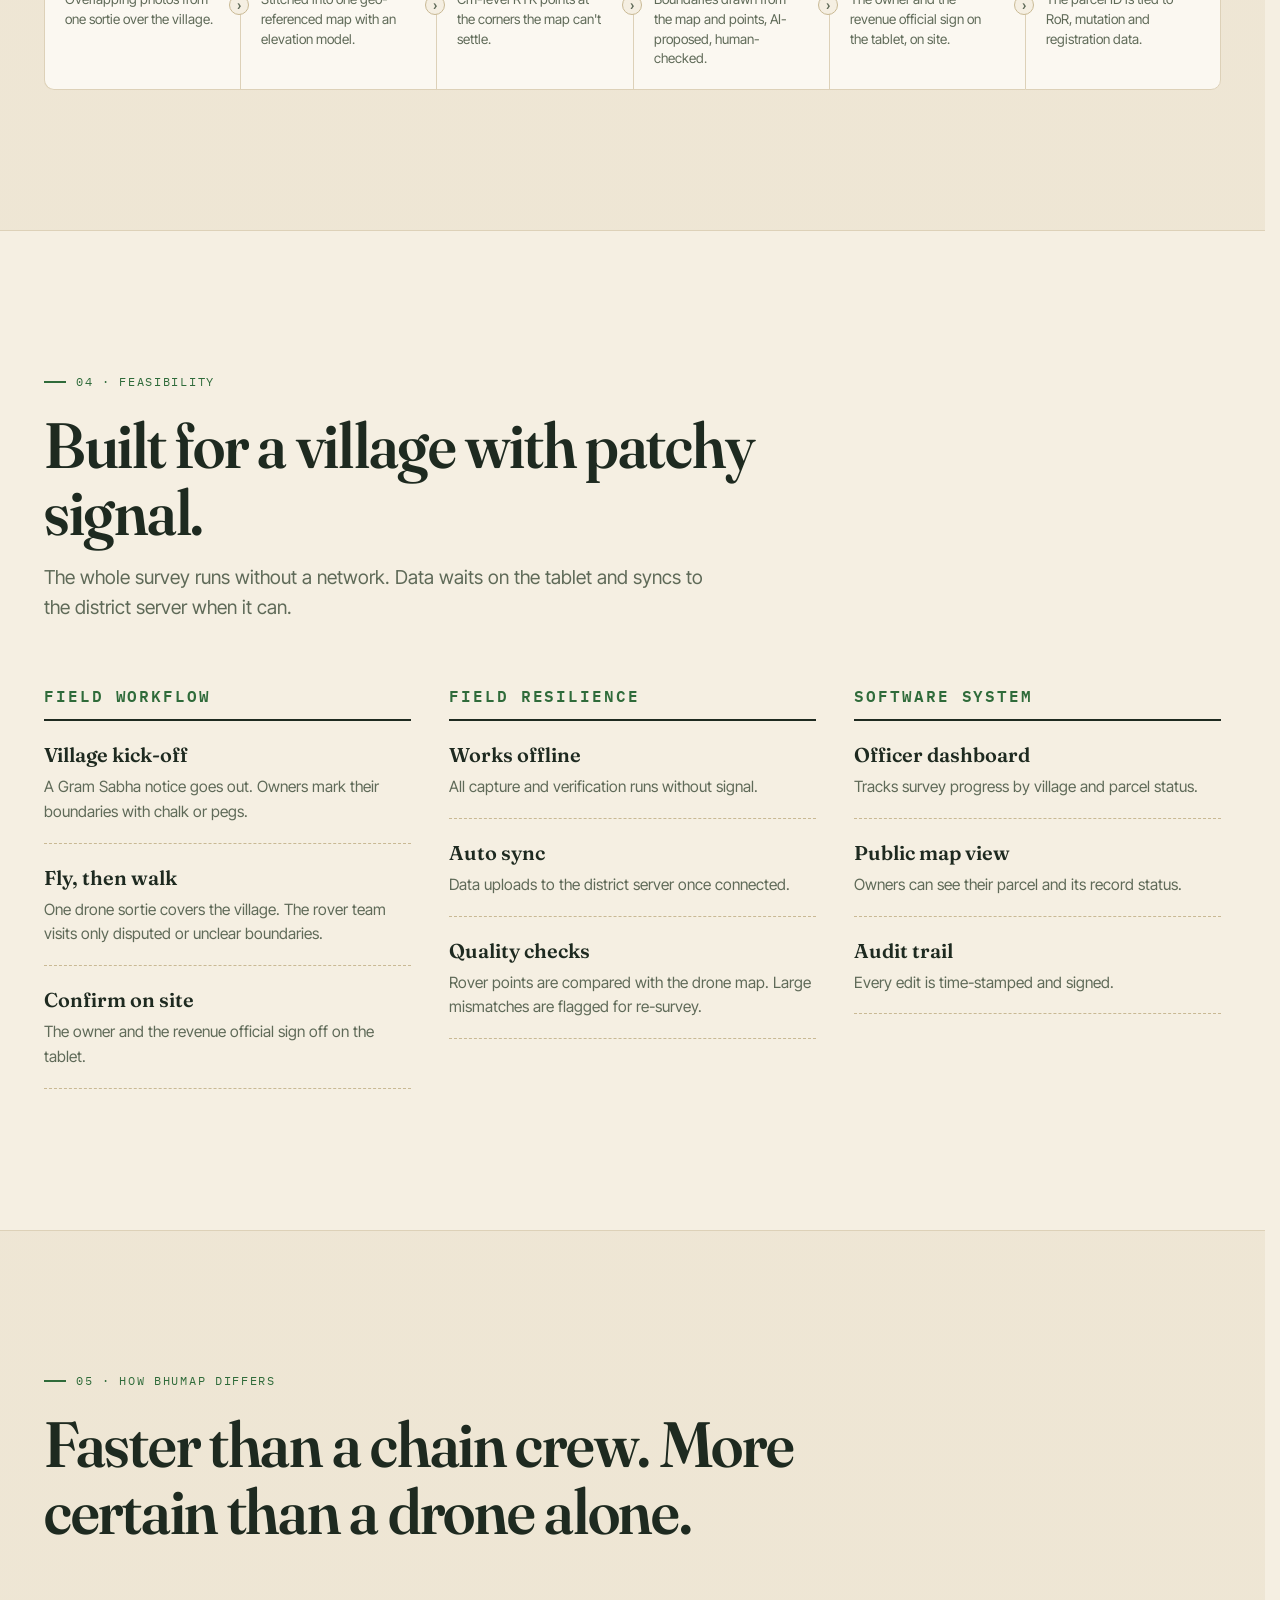
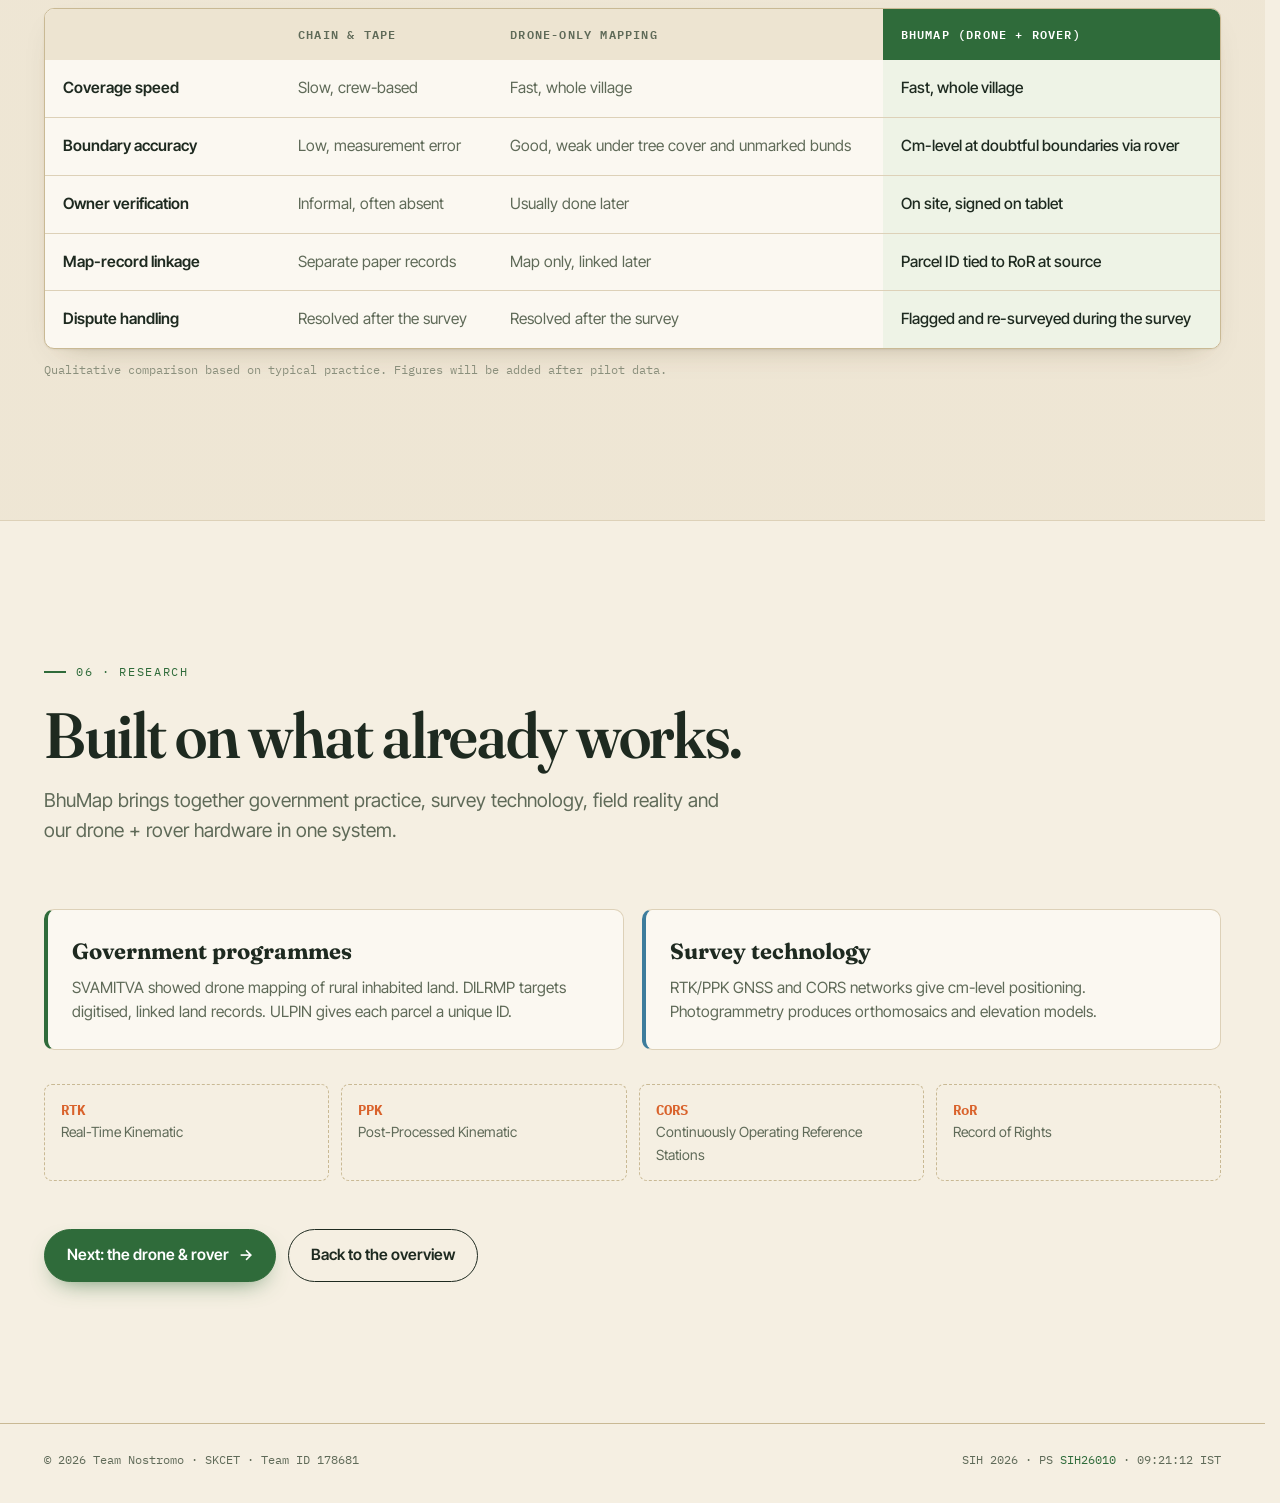
<file: bhumap.html>
<!doctype html>
<html lang="en">
<head>
  <meta charset="utf-8">
  <meta name="viewport" content="width=device-width, initial-scale=1">
  <title>The system · BhuMap</title>
  <meta name="description" content="BhuMap: drone + RTK rover survey of rural agricultural land, with owner-verified boundaries linked to the land record. Team Nostromo, SKCET · SIH 2026 · PS SIH26010.">
  <meta property="og:title" content="BhuMap · Drone + Rover Land Survey">
  <meta property="og:description" content="Drone speed with rover-grade legal accuracy. Team Nostromo · SIH 2026 · SIH26010.">
  <meta name="theme-color" content="#f5efe2">
  <link rel="icon" href="favicon.png">
  <script>
    (function (r) { r.classList.add("js"); try { if (sessionStorage.getItem("bm-turn")) { r.classList.add("arriving"); sessionStorage.removeItem("bm-turn"); } } catch (e) {}
      setTimeout(function () { if (!window.__siteReady) { r.classList.remove("arriving"); document.querySelectorAll(".rv").forEach(function (e) { e.classList.add("on"); }); } }, 4000); })(document.documentElement);
  </script>
  <style>body{background:#f5efe2}.js.arriving body::after{content:"";position:fixed;inset:0;z-index:99;background:#f5efe2}</style>
  <link rel="preconnect" href="https://fonts.googleapis.com">
  <link rel="preconnect" href="https://fonts.gstatic.com" crossorigin>
  <link rel="stylesheet" href="https://fonts.googleapis.com/css2?family=Fraunces:ital,opsz,wght,SOFT@0,9..144,400..700,0..100;1,9..144,400..700,0..100&family=IBM+Plex+Mono:wght@400;500;600&family=Inter+Tight:wght@400;500;600;700&display=swap">
  <link rel="stylesheet" href="styles.css?v=14">
</head>
<body>

<nav class="nav" aria-label="Main">
  <div class="wrap">
    <a href="index.html" class="brand" data-sheet="BhuMap"><img src="img/nostromo-mark-dark.png" alt="" width="30" height="30"><b>BhuMap</b><small>by Nostromo</small></a>
    <div class="nav-links">
      <a href="index.html#problem" data-sheet="BhuMap">Problem</a>
      <a href="index.html#how" data-sheet="BhuMap">How it works</a>
      <a href="index.html#compare" data-sheet="BhuMap">Before / after</a>
      <a href="bhumap.html" data-sheet="The system" aria-current="page">The system</a>
      <a class="nav-hw" href="hardware.html" data-sheet="Hardware"><svg class="spin" viewBox="0 0 24 24" aria-hidden="true"><circle cx="12" cy="12" r="2.4"/><path d="M12 12 L12 3.5 M12 12 L20.5 12 M12 12 L12 20.5 M12 12 L3.5 12"/></svg>Hardware<em>3D</em></a>
      <a href="index.html#team" data-sheet="BhuMap">Team</a>
    </div>
    <div class="nav-right">
      <a class="nav-github" href="https://github.com/anuuraahh/BhuMap" target="_blank" rel="noopener noreferrer"><svg viewBox="0 0 24 24" aria-hidden="true" fill="currentColor"><path d="M12 .8a11.2 11.2 0 0 0-3.54 21.83c.56.1.76-.24.76-.54v-2.08c-3.12.68-3.78-1.32-3.78-1.32-.51-1.3-1.25-1.65-1.25-1.65-1.02-.7.08-.69.08-.69 1.13.08 1.73 1.16 1.73 1.16 1 1.72 2.63 1.22 3.27.93.1-.73.39-1.22.71-1.5-2.49-.28-5.11-1.25-5.11-5.54 0-1.22.44-2.22 1.15-3-.12-.28-.5-1.42.11-2.96 0 0 .94-.3 3.08 1.15a10.7 10.7 0 0 1 5.6 0c2.14-1.45 3.08-1.15 3.08-1.15.61 1.54.23 2.68.11 2.96.71.78 1.15 1.78 1.15 3 0 4.3-2.62 5.26-5.12 5.54.4.35.76 1.03.76 2.08v3.17c0 .3.2.65.77.54A11.2 11.2 0 0 0 12 .8Z"/></svg><span>GitHub</span></a>
      <a class="nav-hw-m" href="hardware.html" data-sheet="Hardware" aria-label="Hardware: 3D drone and rover"><svg viewBox="0 0 24 24" aria-hidden="true"><path d="M12 2l9 5v10l-9 5-9-5V7z"/><path d="M12 12l9-5M12 12v10M12 12L3 7"/></svg>3D</a>
      <div class="nav-clock" aria-label="Current time in India"><i aria-hidden="true"></i><span data-clock>--:--:-- IST</span></div>
      <button class="nav-menu" type="button" aria-label="Menu" aria-expanded="false"><i></i><i></i></button>
    </div>
  </div>
</nav>

<main>
<header class="page-hero">
  <div class="wrap">
    <span class="tag">Sheet 02 · <b>The system</b></span>
    <h1>From one drone sortie to a <em>signed, linked</em> land record.</h1>
    <p class="lede">BhuMap has two pieces of hardware and three pieces of software. Here's how they connect, and how the survey runs in a real village.</p>
    <nav class="jump" aria-label="On this page">
      <a href="#layers">Data layers</a><a href="#tech">Technical approach</a><a href="#pipeline">Pipeline</a><a href="#field">In the field</a><a href="#differs">How it differs</a><a href="#research">Research</a>
    </nav>
  </div>
</header>

<section id="layers" class="band">
  <div class="wrap">
    <div class="section-head rv">
      <span class="tag">01 · Layered data model</span>
      <h2>Five sheets, one parcel.</h2>
      <p class="lede">Every parcel in BhuMap is built up from five layers of the same ground. Point at a layer to lift it out of the stack.</p>
    </div>
    <div class="layers">
      <div class="rv" data-stack></div>
      <div class="layer-list rv">
        <button type="button" data-layer="4"><span class="k" style="background:#1e2a20">05</span><span><b>RoR / Mutation / Registry</b><span>The land records, linked to each parcel by its ID through APIs.</span></span></button>
        <button type="button" data-layer="3"><span class="k" style="background:#2f6b3a">04</span><span><b>Parcel polygons</b><span>Owner-verified boundaries in a PostGIS parcel layer. New splits in orange.</span></span></button>
        <button type="button" data-layer="2"><span class="k" style="background:#d9622b">03</span><span><b>Rover control points</b><span>Cm-level RTK points at doubtful corners, plus ground control that ties the map to the national grid.</span></span></button>
        <button type="button" data-layer="1"><span class="k" style="background:#3d7c9c">02</span><span><b>Orthomosaic + DSM</b><span>Photogrammetry stitches the frames into one geo-referenced map and an elevation model.</span></span></button>
        <button type="button" data-layer="0"><span class="k" style="background:#8a8f7c">01</span><span><b>Drone imagery</b><span>Overlapping frames from the RTK drone at 80–100 m, about 2–3 cm per pixel.</span></span></button>
      </div>
    </div>
  </div>
</section>

<section id="tech">
  <div class="wrap">
    <div class="section-head rv">
      <span class="tag">02 · Technical approach</span>
      <h2>Six parts, one workflow.</h2>
    </div>
    <div class="tech">
      <article class="card rv"><span class="no">HARDWARE</span><h3>RTK survey drone</h3><p>A multirotor with RTK/PPK GNSS and a mapping camera. It flies at 80–100 m for a target ground resolution of 2–3 cm per pixel.</p><div class="spec"><span>RTK / PPK</span><span>80–100 m AGL</span><span>2–3 cm/px</span></div></article>
      <article class="card rv"><span class="no">PROCESSING</span><h3>Orthomosaic + DSM</h3><p>Photogrammetry stitches the images into a geo-referenced map. Ground control points tie it to the national grid.</p><div class="spec"><span>Photogrammetry</span><span>GCPs</span><span>Elevation model</span></div></article>
      <article class="card rv"><span class="no">HARDWARE</span><h3>RTK rover</h3><p>A GNSS receiver on a pole, corrected by CORS or a local base. It records boundary points to cm level.</p><div class="spec"><span>CORS / base</span><span>Tilt-compensated</span><span>cm-level</span></div></article>
      <article class="card rv"><span class="no">AI</span><h3>Boundary extraction</h3><p>A segmentation model (U-Net class) proposes bunds and field edges from the orthomosaic. A person reviews every one.</p><div class="spec"><span>U-Net class</span><span>Human review</span></div></article>
      <article class="card rv"><span class="no">DATA</span><h3>Unified land DB</h3><p>A PostGIS parcel layer, linked by parcel ID to RoR, mutation and registration records through APIs.</p><div class="spec"><span>PostGIS</span><span>Parcel ID</span><span>APIs</span></div></article>
      <article class="card rv"><span class="no">APP</span><h3>Offline-first app</h3><p>An Android app for field verification. It stores everything locally and syncs when the network returns.</p><div class="spec"><span>Android</span><span>Offline</span><span>Auto-sync</span></div></article>
    </div>
  </div>
</section>

<section id="pipeline" class="band">
  <div class="wrap">
    <div class="section-head rv">
      <span class="tag">03 · Pipeline</span>
      <h2>Six steps from sky to record.</h2>
      <p class="lede">What happens to the data for every parcel, from the drone's first photo to a signed record in the land database.</p>
    </div>
    <div class="pipeline rv">
      <div><small>01</small>Drone imagery<span>Overlapping photos from one sortie over the village.</span></div>
      <div><small>02</small>Orthomosaic<span>Stitched into one geo-referenced map with an elevation model.</span></div>
      <div><small>03</small>Rover control points<span>Cm-level RTK points at the corners the map can't settle.</span></div>
      <div><small>04</small>Parcel polygons<span>Boundaries drawn from the map and points, AI-proposed, human-checked.</span></div>
      <div><small>05</small>Owner verification<span>The owner and the revenue official sign on the tablet, on site.</span></div>
      <div><small>06</small>Linked land record<span>The parcel ID is tied to RoR, mutation and registration data.</span></div>
    </div>
  </div>
</section>

<section id="field">
  <div class="wrap">
    <div class="section-head rv">
      <span class="tag">04 · Feasibility</span>
      <h2>Built for a village with patchy signal.</h2>
      <p class="lede">The whole survey runs without a network. Data waits on the tablet and syncs to the district server when it can.</p>
    </div>
    <div class="cols3">
      <div class="col rv"><h3>Field workflow</h3><dl>
        <dt>Village kick-off</dt><dd>A Gram Sabha notice goes out. Owners mark their boundaries with chalk or pegs.</dd>
        <dt>Fly, then walk</dt><dd>One drone sortie covers the village. The rover team visits only disputed or unclear boundaries.</dd>
        <dt>Confirm on site</dt><dd>The owner and the revenue official sign off on the tablet.</dd></dl></div>
      <div class="col rv"><h3>Field resilience</h3><dl>
        <dt>Works offline</dt><dd>All capture and verification runs without signal.</dd>
        <dt>Auto sync</dt><dd>Data uploads to the district server once connected.</dd>
        <dt>Quality checks</dt><dd>Rover points are compared with the drone map. Large mismatches are flagged for re-survey.</dd></dl></div>
      <div class="col rv"><h3>Software system</h3><dl>
        <dt>Officer dashboard</dt><dd>Tracks survey progress by village and parcel status.</dd>
        <dt>Public map view</dt><dd>Owners can see their parcel and its record status.</dd>
        <dt>Audit trail</dt><dd>Every edit is time-stamped and signed.</dd></dl></div>
    </div>
  </div>
</section>

<section id="differs" class="band">
  <div class="wrap">
    <div class="section-head rv">
      <span class="tag">05 · How BhuMap differs</span>
      <h2>Faster than a chain crew. More certain than a drone alone.</h2>
    </div>
    <div class="table-wrap rv">
      <table class="cmp">
        <thead><tr><th></th><th>Chain &amp; tape</th><th>Drone-only mapping</th><th class="us">BhuMap (drone + rover)</th></tr></thead>
        <tbody>
          <tr><th>Coverage speed</th><td>Slow, crew-based</td><td>Fast, whole village</td><td class="us">Fast, whole village</td></tr>
          <tr><th>Boundary accuracy</th><td>Low, measurement error</td><td>Good, weak under tree cover and unmarked bunds</td><td class="us">Cm-level at doubtful boundaries via rover</td></tr>
          <tr><th>Owner verification</th><td>Informal, often absent</td><td>Usually done later</td><td class="us">On site, signed on tablet</td></tr>
          <tr><th>Map-record linkage</th><td>Separate paper records</td><td>Map only, linked later</td><td class="us">Parcel ID tied to RoR at source</td></tr>
          <tr><th>Dispute handling</th><td>Resolved after the survey</td><td>Resolved after the survey</td><td class="us">Flagged and re-surveyed during the survey</td></tr>
        </tbody>
      </table>
    </div>
    <p class="note">Qualitative comparison based on typical practice. Figures will be added after pilot data.</p>
  </div>
</section>

<section id="research">
  <div class="wrap">
    <div class="section-head rv">
      <span class="tag">06 · Research</span>
      <h2>Built on what already works.</h2>
      <p class="lede">BhuMap brings together government practice, survey technology, field reality and our drone + rover hardware in one system.</p>
    </div>
    <div class="refs">
      <div class="ref rv"><b>Government programmes</b><p>SVAMITVA showed drone mapping of rural inhabited land. DILRMP targets digitised, linked land records. ULPIN gives each parcel a unique ID.</p></div>
      <div class="ref rv" style="border-left-color:var(--water)"><b>Survey technology</b><p>RTK/PPK GNSS and CORS networks give cm-level positioning. Photogrammetry produces orthomosaics and elevation models.</p></div>
    </div>
    <div class="gloss rv">
      <div><b>RTK</b>Real-Time Kinematic</div>
      <div><b>PPK</b>Post-Processed Kinematic</div>
      <div><b>CORS</b>Continuously Operating Reference Stations</div>
      <div><b>RoR</b>Record of Rights</div>
    </div>
    <div class="btns rv" style="margin-top:48px">
      <a class="btn primary" href="hardware.html" data-sheet="Hardware">Next: the drone &amp; rover <span class="arr">→</span></a>
      <a class="btn" href="index.html" data-sheet="BhuMap">Back to the overview</a>
    </div>
  </div>
</section>
</main>

<footer>
  <div class="wrap">
    <span>© 2026 Team Nostromo · SKCET · Team ID 178681</span>
    <span>SIH 2026 · PS <a href="#" data-ps>SIH26010</a> · <span data-clock>--:--:-- IST</span></span>
  </div>
</footer>

<script src="site.js?v=5" defer></script>
<script src="map.js?v=5" defer></script>
<script src="system.js?v=1" defer></script>
</body>
</html>
</file>
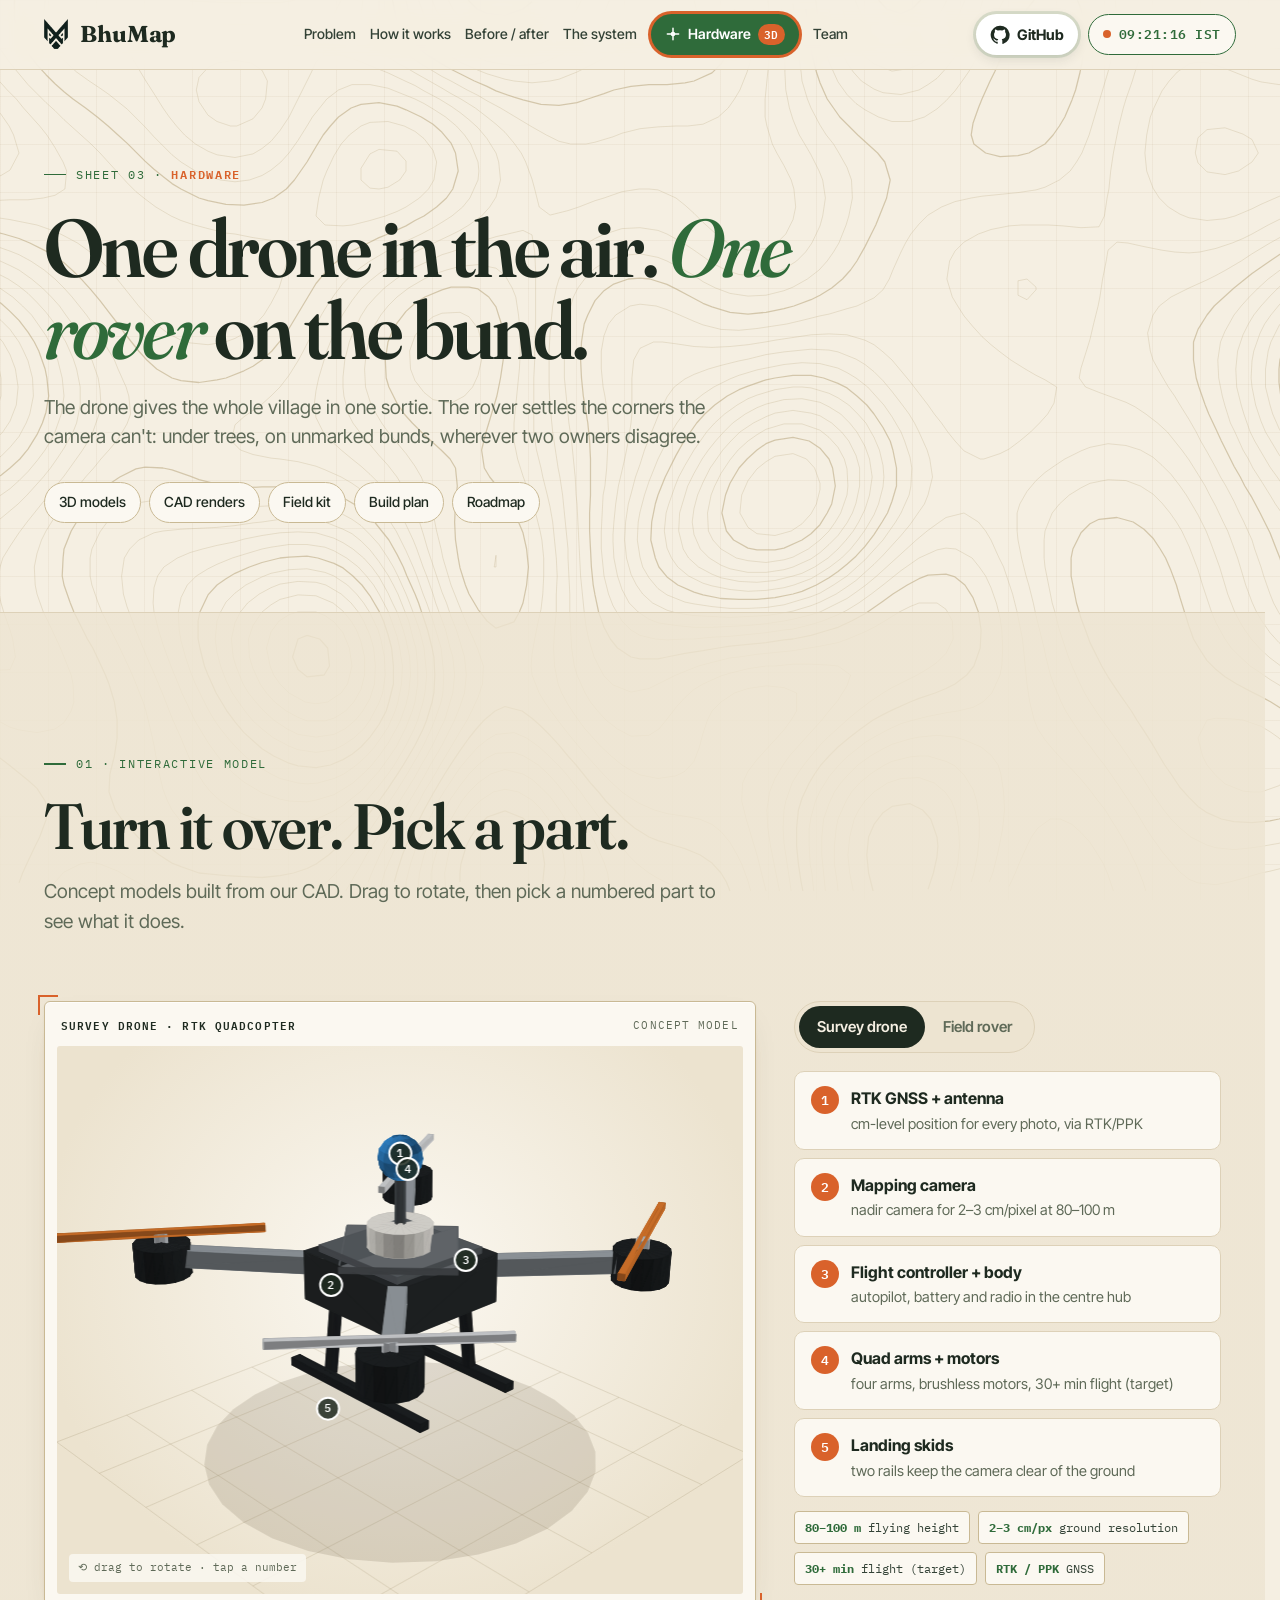
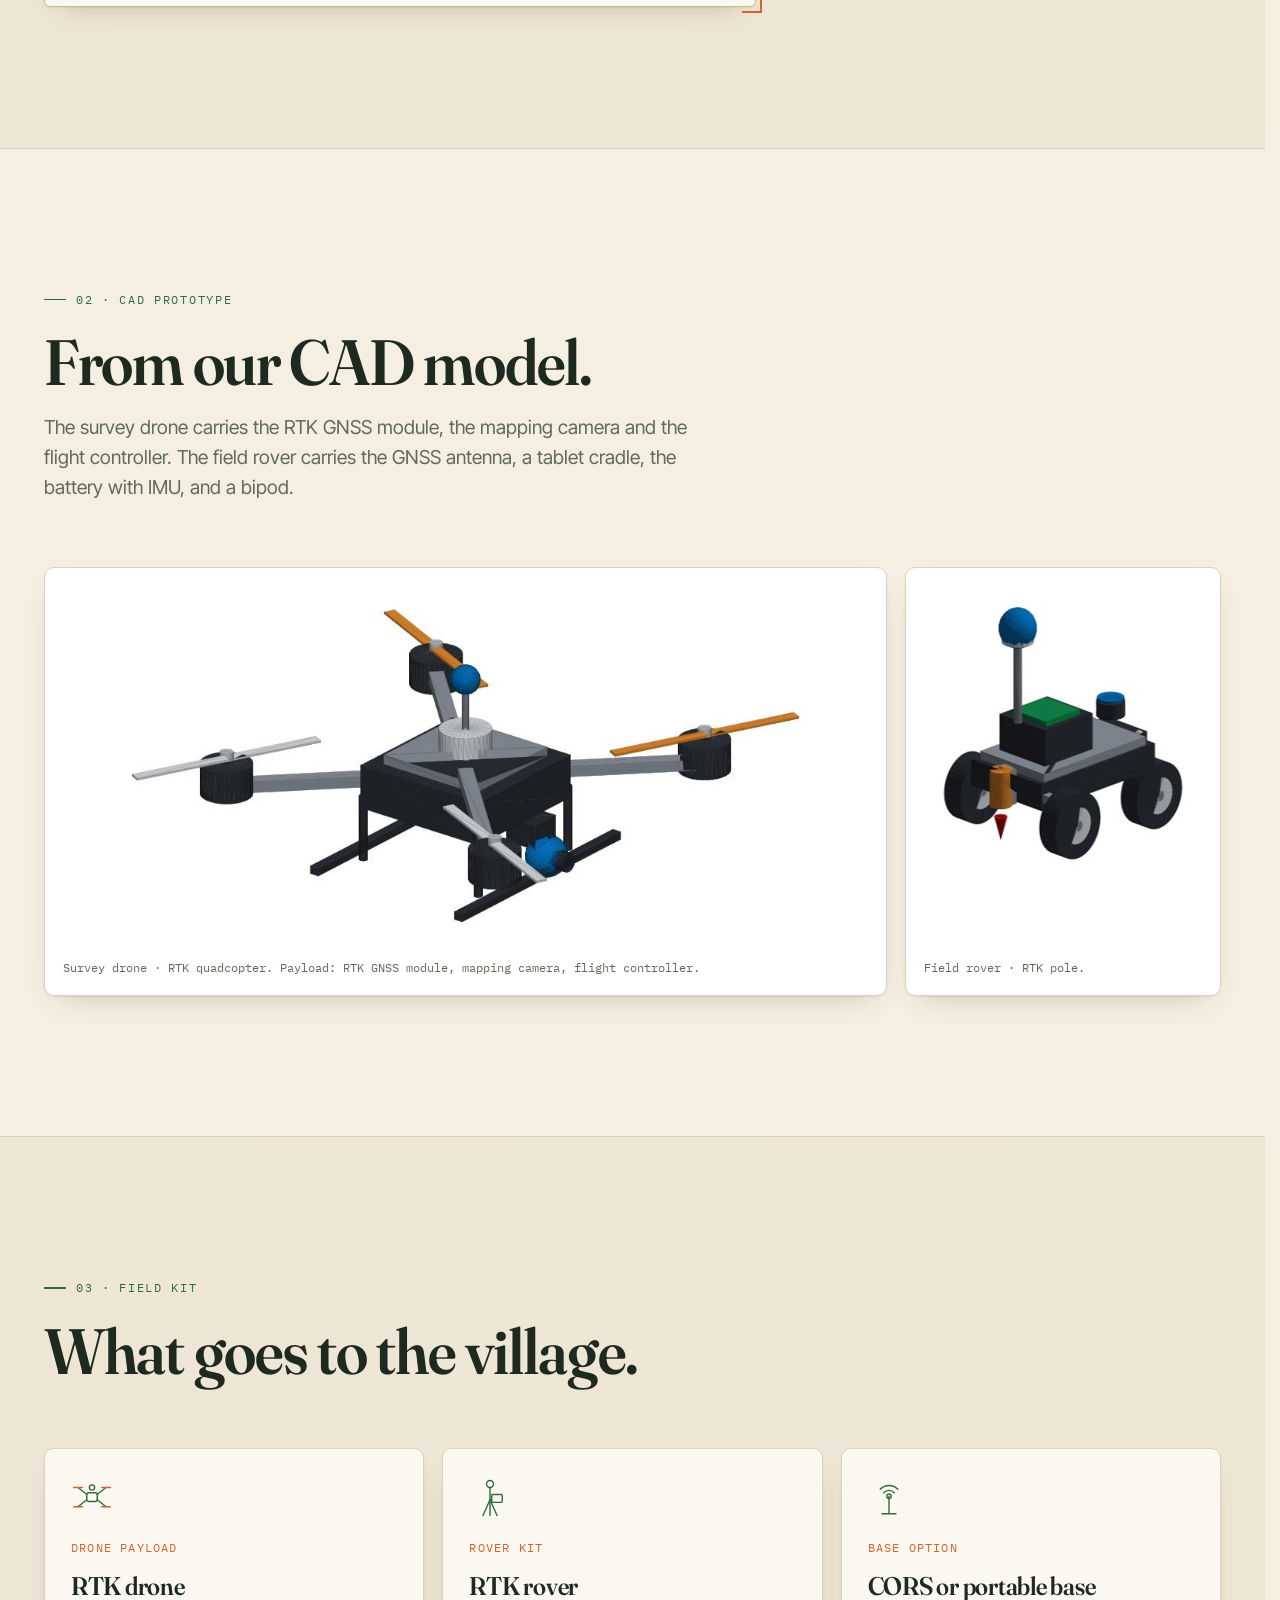
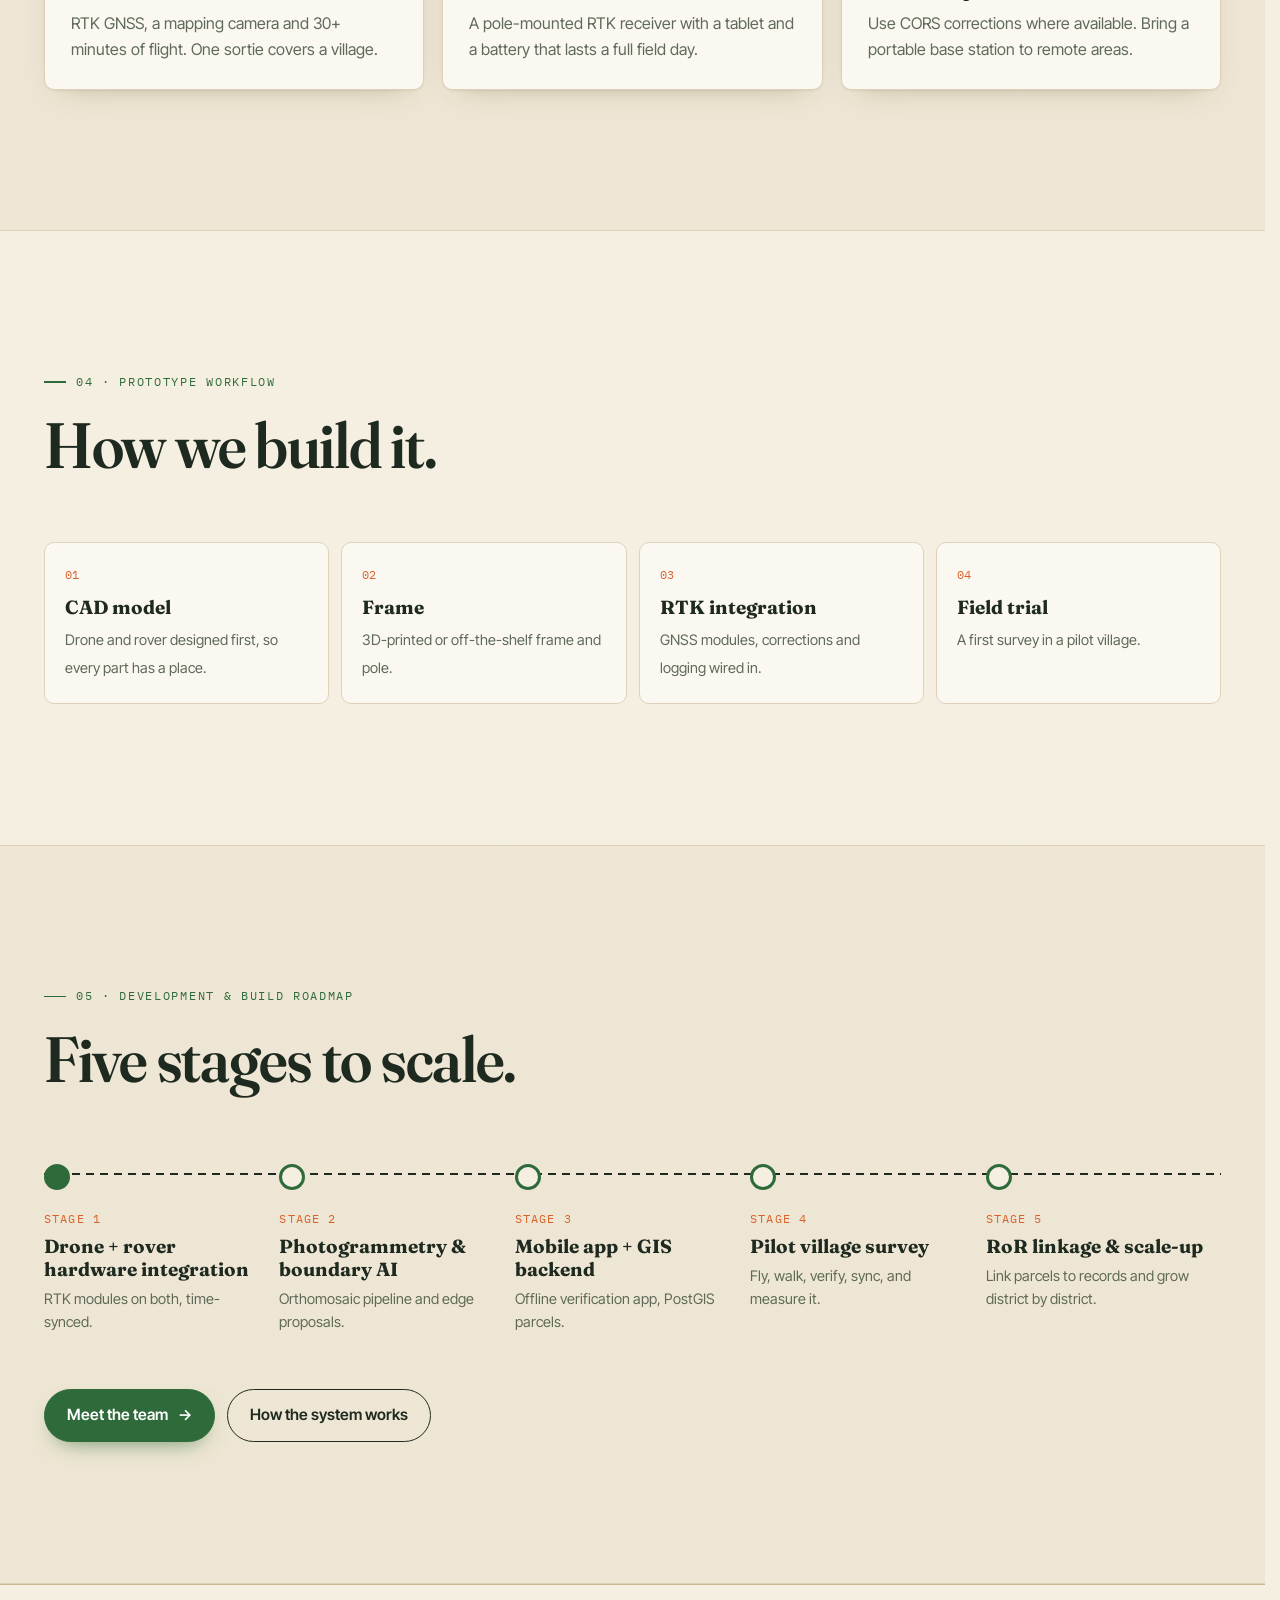
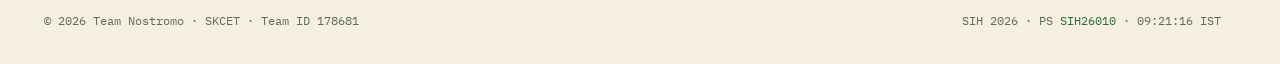
<file: hardware.html>
<!doctype html>
<html lang="en">
<head>
  <meta charset="utf-8">
  <meta name="viewport" content="width=device-width, initial-scale=1">
  <title>Hardware · BhuMap</title>
  <meta name="description" content="BhuMap: drone + RTK rover survey of rural agricultural land, with owner-verified boundaries linked to the land record. Team Nostromo, SKCET · SIH 2026 · PS SIH26010.">
  <meta property="og:title" content="BhuMap · Drone + Rover Land Survey">
  <meta property="og:description" content="Drone speed with rover-grade legal accuracy. Team Nostromo · SIH 2026 · SIH26010.">
  <meta name="theme-color" content="#f5efe2">
  <link rel="icon" href="favicon.png">
  <script>
    (function (r) { r.classList.add("js"); try { if (sessionStorage.getItem("bm-turn")) { r.classList.add("arriving"); sessionStorage.removeItem("bm-turn"); } } catch (e) {}
      setTimeout(function () { if (!window.__siteReady) { r.classList.remove("arriving"); document.querySelectorAll(".rv").forEach(function (e) { e.classList.add("on"); }); } }, 4000); })(document.documentElement);
  </script>
  <style>body{background:#f5efe2}.js.arriving body::after{content:"";position:fixed;inset:0;z-index:99;background:#f5efe2}</style>
  <link rel="preconnect" href="https://fonts.googleapis.com">
  <link rel="preconnect" href="https://fonts.gstatic.com" crossorigin>
  <link rel="stylesheet" href="https://fonts.googleapis.com/css2?family=Fraunces:ital,opsz,wght,SOFT@0,9..144,400..700,0..100;1,9..144,400..700,0..100&family=IBM+Plex+Mono:wght@400;500;600&family=Inter+Tight:wght@400;500;600;700&display=swap">
  <link rel="stylesheet" href="styles.css?v=14">
</head>
<body>

<nav class="nav" aria-label="Main">
  <div class="wrap">
    <a href="index.html" class="brand" data-sheet="BhuMap"><img src="img/nostromo-mark-dark.png" alt="" width="30" height="30"><b>BhuMap</b><small>by Nostromo</small></a>
    <div class="nav-links">
      <a href="index.html#problem" data-sheet="BhuMap">Problem</a>
      <a href="index.html#how" data-sheet="BhuMap">How it works</a>
      <a href="index.html#compare" data-sheet="BhuMap">Before / after</a>
      <a href="bhumap.html" data-sheet="The system">The system</a>
      <a class="nav-hw" href="hardware.html" data-sheet="Hardware" aria-current="page"><svg class="spin" viewBox="0 0 24 24" aria-hidden="true"><circle cx="12" cy="12" r="2.4"/><path d="M12 12 L12 3.5 M12 12 L20.5 12 M12 12 L12 20.5 M12 12 L3.5 12"/></svg>Hardware<em>3D</em></a>
      <a href="index.html#team" data-sheet="BhuMap">Team</a>
    </div>
    <div class="nav-right">
      <a class="nav-github" href="https://github.com/anuuraahh/BhuMap" target="_blank" rel="noopener noreferrer"><svg viewBox="0 0 24 24" aria-hidden="true" fill="currentColor"><path d="M12 .8a11.2 11.2 0 0 0-3.54 21.83c.56.1.76-.24.76-.54v-2.08c-3.12.68-3.78-1.32-3.78-1.32-.51-1.3-1.25-1.65-1.25-1.65-1.02-.7.08-.69.08-.69 1.13.08 1.73 1.16 1.73 1.16 1 1.72 2.63 1.22 3.27.93.1-.73.39-1.22.71-1.5-2.49-.28-5.11-1.25-5.11-5.54 0-1.22.44-2.22 1.15-3-.12-.28-.5-1.42.11-2.96 0 0 .94-.3 3.08 1.15a10.7 10.7 0 0 1 5.6 0c2.14-1.45 3.08-1.15 3.08-1.15.61 1.54.23 2.68.11 2.96.71.78 1.15 1.78 1.15 3 0 4.3-2.62 5.26-5.12 5.54.4.35.76 1.03.76 2.08v3.17c0 .3.2.65.77.54A11.2 11.2 0 0 0 12 .8Z"/></svg><span>GitHub</span></a>
      <a class="nav-hw-m" href="hardware.html" data-sheet="Hardware" aria-label="Hardware: 3D drone and rover"><svg viewBox="0 0 24 24" aria-hidden="true"><path d="M12 2l9 5v10l-9 5-9-5V7z"/><path d="M12 12l9-5M12 12v10M12 12L3 7"/></svg>3D</a>
      <div class="nav-clock" aria-label="Current time in India"><i aria-hidden="true"></i><span data-clock>--:--:-- IST</span></div>
      <button class="nav-menu" type="button" aria-label="Menu" aria-expanded="false"><i></i><i></i></button>
    </div>
  </div>
</nav>

<main>
<header class="page-hero">
  <div class="wrap">
    <span class="tag">Sheet 03 · <b>Hardware</b></span>
    <h1>One drone in the air. <em>One rover</em> on the bund.</h1>
    <p class="lede">The drone gives the whole village in one sortie. The rover settles the corners the camera can't: under trees, on unmarked bunds, wherever two owners disagree.</p>
    <nav class="jump" aria-label="On this page"><a href="#viewer">3D models</a><a href="#cad">CAD renders</a><a href="#kit">Field kit</a><a href="#build">Build plan</a><a href="#roadmap">Roadmap</a></nav>
  </div>
</header>

<section id="viewer" class="band">
  <div class="wrap">
    <div class="section-head rv">
      <span class="tag">01 · Interactive model</span>
      <h2>Turn it over. Pick a part.</h2>
      <p class="lede">Concept models built from our CAD. Drag to rotate, then pick a numbered part to see what it does.</p>
    </div>
    <div class="viewer">
      <div class="sheet rv">
        <div class="sheet-bar"><span><b data-model-name>Survey drone · RTK quadcopter</b></span><span>concept model</span></div>
        <div class="map-canvas" data-viewer><canvas aria-label="3D model you can drag to rotate. Numbered markers show the main parts."></canvas><span class="v-hint">⟲ drag to rotate · tap a number</span></div>
      </div>
      <div class="rv">
        <div class="v-tabs" role="group" aria-label="Choose a model"><button type="button" data-model="drone" aria-pressed="true">Survey drone</button><button type="button" data-model="rover" aria-pressed="false">Field rover</button></div>
        <div class="parts" data-parts></div>
        <div class="v-spec" data-specs></div>
      </div>
    </div>
  </div>
</section>

<section id="cad">
  <div class="wrap">
    <div class="section-head rv">
      <span class="tag">02 · CAD prototype</span>
      <h2>From our CAD model.</h2>
      <p class="lede">The survey drone carries the RTK GNSS module, the mapping camera and the flight controller. The field rover carries the GNSS antenna, a tablet cradle, the battery with IMU, and a bipod.</p>
    </div>
    <div class="cad">
      <figure class="rv"><img src="img/cad/drone-cad.jpg" width="950" height="478" alt="CAD render of the RTK survey quadcopter with GNSS antenna, mapping camera, quad arms and landing skids" loading="lazy"><figcaption>Survey drone · RTK quadcopter. Payload: RTK GNSS module, mapping camera, flight controller.</figcaption></figure>
      <figure class="rv"><img src="img/cad/rover-cad.png" width="300" height="295" alt="CAD render of the RTK field rover: GNSS antenna on a pole with a tablet cradle, battery and bipod" loading="lazy"><figcaption>Field rover · RTK pole.</figcaption></figure>
    </div>
  </div>
</section>

<section id="kit" class="band">
  <div class="wrap">
    <div class="section-head rv">
      <span class="tag">03 · Field kit</span>
      <h2>What goes to the village.</h2>
    </div>
    <div class="cards3">
      <article class="card rv"><svg class="ic" viewBox="0 0 48 48" aria-hidden="true"><rect x="18" y="18" width="12" height="10" rx="2"/><path d="M18 20L8 12M30 20l10-8M18 26L8 34M30 26l10 8"/><path d="M3 12h10M35 12h10M3 34h10M35 34h10" stroke="#d9622b"/><circle cx="24" cy="12" r="3"/></svg><span class="no">DRONE PAYLOAD</span><h3>RTK drone</h3><p>RTK GNSS, a mapping camera and 30+ minutes of flight. One sortie covers a village.</p></article>
      <article class="card rv"><svg class="ic" viewBox="0 0 48 48" aria-hidden="true"><path d="M24 12v32"/><circle cx="24" cy="8" r="4"/><rect x="26" y="20" width="12" height="9" rx="1"/><path d="M24 26l-8 18M24 26l8 18"/></svg><span class="no">ROVER KIT</span><h3>RTK rover</h3><p>A pole-mounted RTK receiver with a tablet and a battery that lasts a full field day.</p></article>
      <article class="card rv"><svg class="ic" viewBox="0 0 48 48" aria-hidden="true"><path d="M24 22v20M16 42h16"/><path d="M14 14a14 14 0 0 1 20 0M18 18a8 8 0 0 1 12 0"/><circle cx="24" cy="22" r="2.5"/></svg><span class="no">BASE OPTION</span><h3>CORS or portable base</h3><p>Use CORS corrections where available. Bring a portable base station to remote areas.</p></article>
    </div>
  </div>
</section>

<section id="build">
  <div class="wrap">
    <div class="section-head rv">
      <span class="tag">04 · Prototype workflow</span>
      <h2>How we build it.</h2>
    </div>
    <div class="flow4">
      <div class="rv"><b>CAD model</b><span>Drone and rover designed first, so every part has a place.</span></div>
      <div class="rv"><b>Frame</b><span>3D-printed or off-the-shelf frame and pole.</span></div>
      <div class="rv"><b>RTK integration</b><span>GNSS modules, corrections and logging wired in.</span></div>
      <div class="rv"><b>Field trial</b><span>A first survey in a pilot village.</span></div>
    </div>
  </div>
</section>

<section id="roadmap" class="band">
  <div class="wrap">
    <div class="section-head rv">
      <span class="tag">05 · Development &amp; build roadmap</span>
      <h2>Five stages to scale.</h2>
    </div>
    <div class="roadmap rv">
      <div><small>STAGE 1</small><b>Drone + rover hardware integration</b><span>RTK modules on both, time-synced.</span></div>
      <div><small>STAGE 2</small><b>Photogrammetry &amp; boundary AI</b><span>Orthomosaic pipeline and edge proposals.</span></div>
      <div><small>STAGE 3</small><b>Mobile app + GIS backend</b><span>Offline verification app, PostGIS parcels.</span></div>
      <div><small>STAGE 4</small><b>Pilot village survey</b><span>Fly, walk, verify, sync, and measure it.</span></div>
      <div><small>STAGE 5</small><b>RoR linkage &amp; scale-up</b><span>Link parcels to records and grow district by district.</span></div>
    </div>
    <div class="btns rv" style="margin-top:56px">
      <a class="btn primary" href="index.html#team" data-sheet="BhuMap">Meet the team <span class="arr">→</span></a>
      <a class="btn" href="bhumap.html" data-sheet="The system">How the system works</a>
    </div>
  </div>
</section>
</main>

<footer>
  <div class="wrap">
    <span>© 2026 Team Nostromo · SKCET · Team ID 178681</span>
    <span>SIH 2026 · PS <a href="#" data-ps>SIH26010</a> · <span data-clock>--:--:-- IST</span></span>
  </div>
</footer>

<script src="site.js?v=5" defer></script>
<script src="models3d.js?v=4" defer></script>
</body>
</html>
</file>
<file: styles.css>
/* BhuMap · Team Nostromo — survey-sheet theme
   Paper, ink, field green and survey orange. Colours and fonts live here in :root. */
:root {
  color-scheme: light;
  --paper: #f5efe2;
  --paper-2: #ede4d1;
  --card: #fbf8f1;
  --line: #ddd1b8;
  --line-2: #c9b994;
  --ink: #1e2a20;
  --ink-2: #334236;
  --muted: #5f6a58;
  --dim: #8a8f7c;

  --field: #2f6b3a;          /* field green — primary */
  --field-2: #3f8a4c;
  --field-tint: #dfe8d2;
  --survey: #d9622b;         /* survey orange — boundary pegs, highlights */
  --survey-tint: #f6dccb;
  --water: #3d7c9c;          /* canals, tanks, RTK signal */
  --wheat: #d9b25c;
  --soil: #8b5e3c;

  --shadow: 0 1px 0 rgba(255, 255, 255, .7) inset, 0 1px 2px rgba(60, 45, 20, .08), 0 12px 30px -18px rgba(60, 45, 20, .35);
  --font-display: "Fraunces", "Iowan Old Style", "Palatino Linotype", Georgia, serif;
  --font-sans: "Inter Tight", "Inter", ui-sans-serif, system-ui, -apple-system, "Segoe UI", sans-serif;
  --font-mono: "IBM Plex Mono", ui-monospace, SFMono-Regular, Menlo, Consolas, monospace;
  --radius: 10px;
  --max: 1200px;
  --gutter: clamp(16px, 4vw, 44px);
  --nav-h: 70px;
}

* { box-sizing: border-box; }
html { -webkit-text-size-adjust: 100%; scrollbar-gutter: stable; }
body {
  margin: 0; background: var(--paper); color: var(--ink);
  font-family: var(--font-sans); font-size: 17px; line-height: 1.6;
  -webkit-font-smoothing: antialiased; text-rendering: optimizeLegibility; overflow-x: hidden;
}
/* the whole site sits on a survey sheet: faint contours + a fine grid */
body::before {
  content: ""; position: fixed; inset: 0; z-index: -1; pointer-events: none;
  background:
    url("img/contours.svg") center / cover no-repeat,
    linear-gradient(rgba(150, 125, 80, .07) 1px, transparent 1px) 0 0 / 48px 48px,
    linear-gradient(90deg, rgba(150, 125, 80, .07) 1px, transparent 1px) 0 0 / 48px 48px,
    var(--paper);
  opacity: 1;
}
img { max-width: 100%; display: block; }
a { color: inherit; text-decoration: none; }
button { font: inherit; color: inherit; }
::selection { background: var(--survey); color: #fff; }
:focus-visible { outline: 2px solid var(--survey); outline-offset: 3px; border-radius: 4px; }

.wrap { width: min(var(--max), 100% - 2 * var(--gutter)); margin-inline: auto; }
section { position: relative; padding: clamp(80px, 11vw, 150px) 0; scroll-margin-top: var(--nav-h); }
.band { background: linear-gradient(180deg, rgba(237, 228, 209, .82), rgba(237, 228, 209, .82)); border-block: 1px solid var(--line); }

h1, h2, h3 { font-family: var(--font-display); font-weight: 600; letter-spacing: -.02em; line-height: 1.05; margin: 0; color: var(--ink); font-variation-settings: "opsz" 96, "SOFT" 30; }
h2 { font-size: clamp(36px, 5.2vw, 64px); }
h3 { font-size: clamp(21px, 2vw, 26px); letter-spacing: -.01em; line-height: 1.15; }
p { margin: 0; }
.lede { font-size: clamp(18px, 1.5vw, 21px); color: var(--muted); max-width: 62ch; line-height: 1.55; }
em.hl { font-style: italic; color: var(--field); }

/* survey-sheet labels */
.tag { display: inline-block; line-height: 1.7; font-family: var(--font-mono); font-size: 12px; letter-spacing: .14em; text-transform: uppercase; color: var(--field); }
.tag::before { content: ""; display: inline-block; vertical-align: middle; width: 22px; height: 1.5px; margin: -2px 10px 0 0; background: currentColor; }
.tag b { color: var(--survey); font-weight: 600; }
.section-head { display: grid; gap: 18px; margin-bottom: clamp(40px, 5vw, 64px); max-width: 860px; }
.mono { font-family: var(--font-mono); }

/* ---------- nav ---------- */
.nav { position: fixed; inset: 0 0 auto; z-index: 60; height: var(--nav-h); background: rgba(245, 239, 226, .86); backdrop-filter: blur(10px) saturate(1.2); -webkit-backdrop-filter: blur(10px) saturate(1.2); border-bottom: 1px solid var(--line); }
.nav .wrap { width: min(1520px, 100% - 2 * var(--gutter)); height: 100%; display: flex; align-items: center; justify-content: space-between; gap: 18px; }
.brand { display: flex; align-items: center; gap: 12px; flex: none; }
.brand img { height: 30px; width: auto; }
.brand b { font-family: var(--font-display); font-weight: 700; font-size: 23px; letter-spacing: -.01em; }
.brand small { font-family: var(--font-mono); font-size: 10.5px; letter-spacing: .16em; color: var(--dim); text-transform: uppercase; border-left: 1px solid var(--line-2); padding-left: 12px; }
.nav-links { display: flex; align-items: center; gap: 18px; flex: none; }
.nav-links a { position: relative; font-size: 15px; font-weight: 500; color: var(--ink-2); white-space: nowrap; padding: 6px 0; }
.nav-links a::after { content: ""; position: absolute; left: 0; right: 100%; bottom: 0; height: 2px; background: var(--survey); transition: right .25s ease; }
.nav-links a:hover::after, .nav-links a[aria-current="page"]::after { right: 0; }
.nav-links a[aria-current="page"] { color: var(--field); }
.nav-right { display: flex; align-items: center; gap: 10px; flex: none; }
.nav-ps { display: inline-flex; align-items: center; gap: 8px; padding: 7px 13px; border-radius: 99px; border: 1.5px solid var(--field); color: var(--field); font-family: var(--font-mono); font-size: 12.5px; font-weight: 600; letter-spacing: .04em; background: var(--card); cursor: pointer; transition: background .2s, color .2s; }
.nav-ps i { width: 8px; height: 8px; border-radius: 50%; background: var(--survey); box-shadow: 0 0 0 0 rgba(217, 98, 43, .6); animation: ping 2s ease-out infinite; }
.nav-ps:hover { background: var(--field); color: #fff; }
@keyframes ping { 0% { box-shadow: 0 0 0 0 rgba(217, 98, 43, .6); } 70%, 100% { box-shadow: 0 0 0 8px rgba(217, 98, 43, 0); } }
.nav-menu { display: none; width: 40px; height: 40px; border-radius: 10px; border: 1px solid var(--line-2); background: var(--card); cursor: pointer; place-content: center; gap: 5px; padding: 0; }
.nav-menu i { display: block; width: 17px; height: 1.6px; background: var(--ink); border-radius: 2px; transition: transform .25s; }
.nav.open .nav-menu i:first-child { transform: translateY(3.3px) rotate(45deg); }
.nav.open .nav-menu i:last-child { transform: translateY(-3.3px) rotate(-45deg); }
@media (max-width: 1160px) {
  .nav-links { display: none; }
  .nav-menu { display: grid; }
  .nav.open .nav-links { display: flex; flex-direction: column; gap: 0; position: absolute; top: 100%; left: 0; right: 0; padding: 6px var(--gutter) 16px; background: var(--paper); border-bottom: 1px solid var(--line); box-shadow: 0 24px 40px -24px rgba(60, 45, 20, .35); }
  .nav.open .nav-links a { padding: 14px 0; border-bottom: 1px solid var(--line); font-size: 16px; }
  .nav.open .nav-links a:last-child { border-bottom: 0; }
  .nav.open .nav-links a::after { display: none; }
}
@media (max-width: 520px) { .brand small { display: none; } .nav-ps span { display: none; } .nav-ps { padding: 9px; } }

/* ---------- buttons ---------- */
.btn { display: inline-flex; align-items: center; gap: 10px; padding: 13px 22px; border-radius: 99px; border: 1.5px solid var(--ink); font-weight: 600; font-size: 15.5px; background: transparent; cursor: pointer; transition: transform .2s, background .2s, color .2s, box-shadow .2s; }
.btn:hover { transform: translateY(-2px); }
.btn.primary { background: var(--field); border-color: var(--field); color: #fff; box-shadow: 0 10px 24px -12px rgba(47, 107, 58, .8); }
.btn.primary:hover { background: #255a2f; }
.btn .arr { transition: transform .2s; }
.btn:hover .arr { transform: translateX(3px); }
.btns { display: flex; flex-wrap: wrap; gap: 12px; }

/* ---------- hero ---------- */
.hero { padding: calc(var(--nav-h) + clamp(28px, 5vw, 64px)) 0 clamp(60px, 8vw, 110px); }
.hero-grid { display: grid; grid-template-columns: minmax(0, .95fr) minmax(0, 1.05fr); gap: clamp(28px, 4vw, 64px); align-items: center; }
.hero h1 { font-size: clamp(46px, 6.6vw, 96px); line-height: .98; letter-spacing: -.035em; margin: 20px 0 24px; }
.hero h1 em { font-style: italic; color: var(--field); font-weight: 500; }
.hero .lede { margin-bottom: 30px; }
.hero-meta { display: flex; flex-wrap: wrap; gap: 10px 26px; margin-top: 34px; padding-top: 22px; border-top: 1px dashed var(--line-2); font-family: var(--font-mono); font-size: 12.5px; color: var(--muted); letter-spacing: .03em; }
.hero-meta b { display: block; color: var(--ink); font-size: 13.5px; font-weight: 600; }
@media (max-width: 900px) { .hero-grid { grid-template-columns: 1fr; } }

/* survey-sheet frame around a map/canvas */
.sheet { position: relative; background: var(--card); border: 1px solid var(--line-2); border-radius: 6px; padding: 12px; box-shadow: var(--shadow); }
.sheet::before, .sheet::after { content: ""; position: absolute; width: 18px; height: 18px; border: 2px solid var(--survey); pointer-events: none; }
.sheet::before { top: -7px; left: -7px; border-right: 0; border-bottom: 0; }
.sheet::after { bottom: -7px; right: -7px; border-left: 0; border-top: 0; }
.sheet-bar { display: flex; justify-content: space-between; gap: 12px; align-items: center; font-family: var(--font-mono); font-size: 11px; letter-spacing: .1em; text-transform: uppercase; color: var(--muted); padding: 2px 4px 10px; }
.sheet-bar b { color: var(--ink); font-weight: 600; }
.sheet-bar .live { display: inline-flex; align-items: center; gap: 7px; color: var(--field); }
.sheet-bar .live i { width: 7px; height: 7px; border-radius: 50%; background: var(--survey); animation: ping 2s ease-out infinite; }
.map-canvas { position: relative; width: 100%; aspect-ratio: 4 / 3; border-radius: 3px; overflow: hidden; background: #e8dfc9; }
.map-canvas canvas { position: absolute; inset: 0; width: 100%; height: 100%; display: block; }
.sheet-foot { display: flex; flex-wrap: wrap; gap: 8px 18px; justify-content: space-between; padding: 10px 4px 2px; font-family: var(--font-mono); font-size: 11px; color: var(--muted); }
.legend { display: flex; flex-wrap: wrap; gap: 6px 16px; }
.legend span { display: inline-flex; align-items: center; gap: 7px; }
.legend i { width: 14px; height: 3px; border-radius: 2px; background: var(--field); }
.legend i.o { background: var(--survey); height: 8px; width: 8px; border-radius: 50%; }
.legend i.d { background: repeating-linear-gradient(90deg, var(--survey) 0 4px, transparent 4px 7px); }
.legend i.w { background: var(--water); height: 8px; width: 8px; transform: rotate(45deg); border-radius: 1px; }

/* ---------- problem cards ---------- */
.cards3 { display: grid; grid-template-columns: repeat(3, 1fr); gap: 18px; }
.card { position: relative; background: var(--card); border: 1px solid var(--line); border-radius: var(--radius); padding: 28px 26px 26px; box-shadow: var(--shadow); }
.card .no { font-family: var(--font-mono); font-size: 12px; color: var(--survey); letter-spacing: .1em; }
.card h3 { margin: 12px 0 10px; }
.card p { color: var(--muted); font-size: 16px; }
.card svg.ic { display: block; width: 42px; height: 42px; stroke: var(--field); fill: none; stroke-width: 1.6; stroke-linecap: round; stroke-linejoin: round; margin-bottom: 14px; }
@media (max-width: 900px) { .cards3 { grid-template-columns: 1fr; } }

/* ---------- UVP quote ---------- */
.uvp { text-align: center; }
.uvp blockquote { margin: 0 auto; max-width: 20ch; font-family: var(--font-display); font-size: clamp(34px, 5vw, 64px); line-height: 1.08; letter-spacing: -.03em; font-weight: 500; }
.uvp blockquote em { color: var(--field); }
.uvp blockquote u { text-decoration: none; background: linear-gradient(transparent 62%, var(--survey-tint) 62%); }
.uvp .tag { justify-content: center; margin-bottom: 26px; }

/* ---------- steps ---------- */
.steps { display: grid; grid-template-columns: repeat(4, 1fr); gap: 0; border-top: 2px solid var(--ink); counter-reset: s; }
.step { position: relative; padding: 26px 24px 8px 0; }
.step + .step { padding-left: 24px; border-left: 1px dashed var(--line-2); }
.step .n { display: grid; place-items: center; width: 40px; height: 40px; border-radius: 50%; background: var(--field); color: #fff; font-family: var(--font-mono); font-weight: 600; font-size: 15px; margin-bottom: 16px; }
.step svg { width: 100%; height: 120px; margin: 4px 0 16px; }
.step h3 { font-size: 22px; margin-bottom: 8px; }
.step p { color: var(--muted); font-size: 15.5px; }
@media (max-width: 900px) { .steps { grid-template-columns: 1fr 1fr; } .step:nth-child(3) { padding-left: 0; border-left: 0; } .step { padding-bottom: 26px; } }
@media (max-width: 560px) { .steps { grid-template-columns: 1fr; } .step + .step { padding-left: 0; border-left: 0; border-top: 1px dashed var(--line-2); } }

/* ---------- compare slider ---------- */
.compare { position: relative; user-select: none; -webkit-user-select: none; touch-action: pan-y; }
.compare .map-canvas { aspect-ratio: 16 / 9; cursor: ew-resize; }
.compare .after { position: absolute; inset: 0; clip-path: inset(0 0 0 var(--cut, 50%)); }
.compare .handle { position: absolute; top: 0; bottom: 0; left: var(--cut, 50%); width: 0; z-index: 3; pointer-events: none; }
.compare .handle::before { content: ""; position: absolute; top: 0; bottom: 0; left: -1px; width: 2px; background: var(--ink); }
.compare .handle b { position: absolute; top: 50%; left: 0; transform: translate(-50%, -50%); width: 46px; height: 46px; border-radius: 50%; background: var(--ink); color: var(--paper); display: grid; place-items: center; font-family: var(--font-mono); font-size: 15px; box-shadow: 0 6px 20px rgba(0, 0, 0, .3); }
.compare .lab { position: absolute; top: 12px; z-index: 2; padding: 6px 11px; border-radius: 4px; font-family: var(--font-mono); font-size: 11.5px; letter-spacing: .08em; text-transform: uppercase; font-weight: 600; pointer-events: none; }
.compare .lab.l { left: 12px; background: #efe0c2; color: #6d4a22; border: 1px solid #cfb78a; }
.compare .lab.r { right: 12px; background: var(--field); color: #fff; }
.compare input[type=range] { position: absolute; inset: 0; width: 100%; height: 100%; opacity: 0; cursor: ew-resize; margin: 0; z-index: 4; }
.cmp-notes { display: grid; grid-template-columns: 1fr 1fr; gap: 18px; margin-top: 22px; }
.cmp-notes div { padding: 18px 20px; border-radius: var(--radius); border: 1px solid var(--line); background: var(--card); font-size: 15.5px; color: var(--muted); }
.cmp-notes b { display: block; color: var(--ink); font-family: var(--font-display); font-size: 20px; margin-bottom: 4px; }
.cmp-notes .good { border-color: rgba(47, 107, 58, .35); background: #eef3e6; }
.cmp-caption { margin-top: 12px; font-family: var(--font-mono); font-size: 11.5px; color: var(--dim); }
@media (max-width: 700px) { .cmp-notes { grid-template-columns: 1fr; } .compare .map-canvas { aspect-ratio: 4 / 3; } }

/* ---------- why + metrics ---------- */
.why { display: grid; grid-template-columns: 1.1fr .9fr; gap: clamp(28px, 4vw, 56px); align-items: start; }
.why-list { display: grid; gap: 0; border-top: 1px solid var(--line-2); }
.why-list > div { display: grid; grid-template-columns: 48px 1fr; gap: 14px; padding: 22px 0; border-bottom: 1px solid var(--line-2); }
.why-list svg { width: 38px; height: 38px; stroke: var(--field); fill: none; stroke-width: 1.7; stroke-linecap: round; stroke-linejoin: round; }
.why-list h3 { margin-bottom: 6px; }
.why-list p { color: var(--muted); font-size: 16px; }
.metrics { display: grid; gap: 14px; }
.metric { display: flex; align-items: baseline; gap: 18px; padding: 24px 26px; border-radius: var(--radius); background: var(--field); color: #f3f0e4; position: relative; overflow: hidden; }
.metric::after { content: ""; position: absolute; inset: 0; background: url("img/contours.svg") center / 300% no-repeat; opacity: .18; filter: invert(1); pointer-events: none; }
.metric b { font-family: var(--font-display); font-size: clamp(44px, 5vw, 64px); font-weight: 600; letter-spacing: -.03em; line-height: 1; white-space: nowrap; color: #fff; }
.metric b small { font-size: .45em; margin-left: 4px; letter-spacing: 0; }
.metric span { font-size: 15.5px; line-height: 1.35; color: #d8e3cf; }
.metric span strong { display: block; color: #fff; font-size: 17px; }
.metric:nth-child(2) { background: var(--ink-2); }
.metric:nth-child(3) { background: var(--survey); }
.metric:nth-child(3) span { color: #fde9dc; }
.note { margin-top: 12px; font-family: var(--font-mono); font-size: 11.5px; color: var(--dim); }
@media (max-width: 900px) { .why { grid-template-columns: 1fr; } }

/* ---------- domains ---------- */
.domains { display: grid; grid-template-columns: repeat(5, 1fr); gap: 12px; }
.dom { padding: 22px 18px; border-radius: var(--radius); background: var(--card); border: 1px solid var(--line); box-shadow: var(--shadow); }
.dom svg { width: 34px; height: 34px; stroke: var(--survey); fill: none; stroke-width: 1.7; stroke-linecap: round; stroke-linejoin: round; margin-bottom: 12px; }
.dom b { display: block; font-family: var(--font-display); font-size: 19px; font-weight: 600; margin-bottom: 4px; }
.dom span { font-size: 14.5px; color: var(--muted); line-height: 1.4; display: block; }
@media (max-width: 1000px) { .domains { grid-template-columns: repeat(3, 1fr); } }
@media (max-width: 600px) { .domains { grid-template-columns: 1fr 1fr; } }

/* ---------- team ---------- */
.people { display: grid; grid-template-columns: repeat(3, 1fr); gap: 22px; }
.person { background: var(--card); border: 1px solid var(--line); border-radius: var(--radius); padding: 10px 10px 18px; box-shadow: var(--shadow); transition: transform .25s; }
.person:hover { transform: translateY(-4px) rotate(-.3deg); }
.person .photo { aspect-ratio: 4 / 5; overflow: hidden; border-radius: 5px; background: var(--paper-2); }
.person .photo img { width: 100%; height: 100%; object-fit: cover; filter: sepia(.12) saturate(.95); transition: filter .3s, transform .5s; }
.person:hover .photo img { filter: none; transform: scale(1.03); }
.person .who { padding: 14px 8px 0; display: grid; gap: 4px; }
.person h3 { font-size: 22px; }
.person .dept { font-family: var(--font-mono); font-size: 12px; color: var(--muted); letter-spacing: .04em; }
.person a { margin-top: 6px; justify-self: start; font-size: 14px; font-weight: 600; color: var(--field); border-bottom: 1.5px solid rgba(47, 107, 58, .3); }
.person a:hover { border-color: var(--field); }
@media (max-width: 900px) { .people { grid-template-columns: 1fr 1fr; } }
@media (max-width: 480px) { .people { grid-template-columns: 1fr 1fr; gap: 12px; } .person h3 { font-size: 18px; } }

/* ---------- contact / footer ---------- */
.contact { text-align: center; }
.contact h2 { font-size: clamp(44px, 7vw, 96px); margin: 20px 0 26px; }
.contact h2 em { color: var(--field); }
.mail { display: inline-flex; align-items: center; gap: 12px; padding: 16px 26px; border-radius: 99px; background: var(--ink); color: var(--paper); font-family: var(--font-mono); font-size: clamp(14px, 1.6vw, 17px); cursor: pointer; border: 0; transition: transform .2s; }
.mail:hover { transform: translateY(-2px); }
.mail small { color: var(--wheat); font-size: 12px; }
footer { border-top: 1px solid var(--line-2); padding: 26px 0 34px; font-family: var(--font-mono); font-size: 12px; color: var(--muted); }
footer .wrap { display: flex; flex-wrap: wrap; justify-content: space-between; gap: 12px; }
footer a { color: var(--field); }

/* ---------- problem statement popup ---------- */
.ps-modal { position: fixed; inset: 0; z-index: 90; display: grid; place-items: center; padding: 20px; background: rgba(30, 42, 32, .45); backdrop-filter: blur(4px); opacity: 0; visibility: hidden; transition: opacity .25s, visibility 0s .25s; }
.ps-modal.on { opacity: 1; visibility: visible; transition: opacity .25s; }
.ps-box { position: relative; width: min(640px, 100%); max-height: calc(100vh - 40px); overflow: auto; background: var(--card); border-radius: 12px; border: 1px solid var(--line-2); padding: 30px 30px 24px; box-shadow: 0 30px 80px -20px rgba(30, 42, 32, .5); transform: translateY(10px); transition: transform .3s; }
.ps-modal.on .ps-box { transform: none; }
.ps-box h3 { font-size: 30px; margin: 10px 0 18px; }
.ps-box dl { display: grid; grid-template-columns: 170px 1fr; margin: 0; border-top: 1px solid var(--line); }
.ps-box dt, .ps-box dd { margin: 0; padding: 12px 0; border-bottom: 1px solid var(--line); font-size: 15px; }
.ps-box dt { font-weight: 600; color: var(--muted); }
.ps-box dd { color: var(--ink); }
.ps-box .x { position: absolute; top: 14px; right: 14px; width: 38px; height: 38px; border-radius: 50%; border: 1px solid var(--line-2); background: var(--paper); cursor: pointer; font-size: 18px; }
.ps-box p.small { margin-top: 16px; font-size: 13px; color: var(--dim); }
@media (max-width: 520px) { .ps-box dl { grid-template-columns: 1fr; } .ps-box dt { padding-bottom: 0; border-bottom: 0; } }

/* ---------- page change: a paper sheet slides over ---------- */
.turn { position: fixed; inset: 0; z-index: 100; pointer-events: none; background: var(--paper) url("img/contours.svg") center / cover; display: grid; place-items: center; opacity: 0; visibility: hidden; }
.turn span { font-family: var(--font-mono); font-size: 13px; letter-spacing: .2em; text-transform: uppercase; color: var(--field); }
.turn span b { display: block; font-family: var(--font-display); font-size: clamp(34px, 5vw, 56px); letter-spacing: -.02em; text-transform: none; color: var(--ink); margin-top: 6px; }
.turn.in { opacity: 1; visibility: visible; transition: opacity .28s ease; }
.js.arriving .turn { opacity: 1; visibility: visible; }
.turn.out { opacity: 0; visibility: hidden; transition: opacity .5s ease .05s, visibility 0s .6s; }

/* ---------- reveal ---------- */
/* only what starts below the first screen waits to fade in; the first frame is always complete */
.js .rv { transition: opacity .7s ease, transform .7s cubic-bezier(.2, .7, .2, 1); }
.js .rv.pre:not(.on) { opacity: 0; transform: translateY(18px); }
@media (prefers-reduced-motion: reduce) { .js .rv { opacity: 1; transform: none; transition: none; } .nav-ps i, .sheet-bar .live i { animation: none; } }

/* ==========================================================
   BhuMap page
   ========================================================== */
.page-hero { padding: calc(var(--nav-h) + clamp(40px, 7vw, 90px)) 0 clamp(50px, 7vw, 90px); }
.page-hero h1 { font-size: clamp(44px, 6.4vw, 88px); line-height: 1; letter-spacing: -.035em; margin: 20px 0 22px; max-width: 16ch; }
.page-hero h1 em { color: var(--field); font-weight: 500; }
.jump { display: flex; flex-wrap: wrap; gap: 8px; margin-top: 30px; }
.jump a { padding: 8px 14px; border-radius: 99px; border: 1px solid var(--line-2); background: var(--card); font-size: 14px; font-weight: 500; transition: border-color .2s, color .2s; }
.jump a:hover { border-color: var(--field); color: var(--field); }

/* layer stack */
.layers { display: grid; grid-template-columns: minmax(0, 1fr) minmax(0, 1fr); gap: clamp(24px, 4vw, 60px); align-items: center; }
.stack-svg { width: 100%; height: auto; overflow: visible; }
.stack-svg .ly { transition: transform .45s cubic-bezier(.2, .7, .2, 1), opacity .3s; cursor: pointer; }
.stack-svg .ly.dim { opacity: .35; }
.layer-list { display: grid; gap: 8px; }
.layer-list button { display: grid; grid-template-columns: 34px 1fr; gap: 14px; align-items: start; text-align: left; padding: 16px 18px; border-radius: var(--radius); border: 1px solid var(--line); background: var(--card); cursor: pointer; transition: border-color .2s, background .2s, transform .2s; }
.layer-list button:hover, .layer-list button.on { border-color: var(--field); background: #eef3e6; transform: translateX(4px); }
.layer-list .k { display: grid; place-items: center; width: 34px; height: 34px; border-radius: 8px; font-family: var(--font-mono); font-size: 13px; font-weight: 600; color: #fff; }
.layer-list b { display: block; font-family: var(--font-display); font-size: 19px; font-weight: 600; }
.layer-list span { font-size: 14.5px; color: var(--muted); }
@media (max-width: 900px) { .layers { grid-template-columns: 1fr; } }

.tech { display: grid; grid-template-columns: repeat(3, 1fr); gap: 18px; }
.tech .card h3 { font-size: 23px; }
.tech .card .spec { display: flex; flex-wrap: wrap; gap: 6px; margin-top: 16px; }
.tech .card .spec span { font-family: var(--font-mono); font-size: 11.5px; padding: 4px 9px; border-radius: 4px; background: var(--field-tint); color: var(--field); }
@media (max-width: 900px) { .tech { grid-template-columns: 1fr; } }

.pipeline { display: flex; align-items: stretch; gap: 0; overflow-x: auto; padding-bottom: 8px; scrollbar-width: thin; }
.pipeline div { flex: 1 0 150px; position: relative; padding: 20px 26px 20px 20px; background: var(--card); border: 1px solid var(--line); margin-right: -1px; font-weight: 600; font-size: 15.5px; line-height: 1.3; }
.pipeline div small { display: block; font-family: var(--font-mono); font-size: 11px; color: var(--survey); font-weight: 500; letter-spacing: .1em; margin-bottom: 6px; }
.pipeline div:first-child { border-radius: var(--radius) 0 0 var(--radius); }
.pipeline div:last-child { border-radius: 0 var(--radius) var(--radius) 0; background: var(--field); color: #fff; border-color: var(--field); }
.pipeline div:last-child small { color: #cfe3c3; }
.pipeline div:not(:last-child)::after { content: "›"; position: absolute; right: -9px; top: 50%; transform: translateY(-50%); z-index: 2; width: 18px; height: 18px; border-radius: 50%; background: var(--paper); border: 1px solid var(--line-2); display: grid; place-items: center; font-size: 13px; color: var(--muted); line-height: 1; }

.cols3 { display: grid; grid-template-columns: repeat(3, 1fr); gap: clamp(20px, 3vw, 40px); }
.col h3 { display: flex; align-items: center; gap: 10px; font-size: 16px; font-family: var(--font-mono); font-weight: 600; letter-spacing: .12em; text-transform: uppercase; color: var(--field); padding-bottom: 14px; border-bottom: 2px solid var(--ink); margin-bottom: 4px; }
.col dl { margin: 0; }
.col dt { font-family: var(--font-display); font-weight: 600; font-size: 20px; margin-top: 18px; }
.col dd { margin: 4px 0 0; color: var(--muted); font-size: 15.5px; padding-bottom: 18px; border-bottom: 1px dashed var(--line-2); }
@media (max-width: 900px) { .cols3 { grid-template-columns: 1fr; } }

.table-wrap { overflow-x: auto; border-radius: var(--radius); border: 1px solid var(--line-2); background: var(--card); box-shadow: var(--shadow); }
table.cmp { width: 100%; border-collapse: collapse; min-width: 720px; font-size: 15.5px; }
table.cmp th, table.cmp td { padding: 16px 18px; text-align: left; border-bottom: 1px solid var(--line); vertical-align: top; }
table.cmp thead th { font-family: var(--font-mono); font-size: 12px; letter-spacing: .1em; text-transform: uppercase; color: var(--muted); background: var(--paper-2); font-weight: 600; }
table.cmp thead th.us { background: var(--field); color: #fff; }
table.cmp tbody th { font-weight: 600; width: 20%; }
table.cmp td { color: var(--muted); }
table.cmp td.us { background: #eef3e6; color: var(--ink); font-weight: 500; }
table.cmp tr:last-child td, table.cmp tr:last-child th { border-bottom: 0; }

.refs { display: grid; grid-template-columns: repeat(2, 1fr); gap: 18px; }
.ref { padding: 24px; border-radius: var(--radius); background: var(--card); border: 1px solid var(--line); border-left: 4px solid var(--field); }
.ref b { font-family: var(--font-display); font-size: 22px; display: block; margin-bottom: 6px; }
.ref p { color: var(--muted); font-size: 15.5px; }
@media (max-width: 800px) { .refs { grid-template-columns: 1fr; } }
.gloss { display: grid; grid-template-columns: repeat(4, 1fr); gap: 12px; margin-top: 34px; }
.gloss div { padding: 14px 16px; border: 1px dashed var(--line-2); border-radius: 8px; font-size: 14px; color: var(--muted); }
.gloss b { display: block; font-family: var(--font-mono); color: var(--survey); font-size: 14px; }
@media (max-width: 800px) { .gloss { grid-template-columns: 1fr 1fr; } }

/* ==========================================================
   Hardware page
   ========================================================== */
.viewer { display: grid; grid-template-columns: minmax(0, 1.25fr) minmax(0, .75fr); gap: clamp(20px, 3vw, 44px); align-items: start; }
.viewer .map-canvas { aspect-ratio: 5 / 4; background: radial-gradient(ellipse at 50% 42%, #fbf8f1 0%, #ece3cf 75%); cursor: grab; touch-action: pan-y; }
.viewer .map-canvas:active { cursor: grabbing; }
.v-tabs { display: inline-flex; padding: 4px; border-radius: 99px; background: var(--paper-2); border: 1px solid var(--line); margin-bottom: 18px; }
.v-tabs button { border: 0; background: transparent; padding: 9px 18px; border-radius: 99px; font-weight: 600; font-size: 15px; cursor: pointer; color: var(--muted); transition: background .2s, color .2s; }
.v-tabs button[aria-pressed="true"] { background: var(--ink); color: var(--paper); }
.parts { display: grid; gap: 8px; }
.parts button { display: grid; grid-template-columns: 28px 1fr; gap: 12px; text-align: left; padding: 14px 16px; border-radius: var(--radius); border: 1px solid var(--line); background: var(--card); cursor: pointer; transition: border-color .2s, background .2s; }
.parts button:hover, .parts button.on { border-color: var(--survey); background: #fbeee4; }
.parts .k { display: grid; place-items: center; width: 28px; height: 28px; border-radius: 50%; background: var(--survey); color: #fff; font-family: var(--font-mono); font-size: 12.5px; font-weight: 600; }
.parts b { display: block; font-weight: 700; font-size: 16px; }
.parts span { font-size: 14.5px; color: var(--muted); }
.v-hint { position: absolute; left: 12px; bottom: 12px; z-index: 2; font-family: var(--font-mono); font-size: 11px; color: var(--muted); background: rgba(251, 248, 241, .85); padding: 5px 9px; border-radius: 4px; pointer-events: none; }
.v-spec { display: flex; flex-wrap: wrap; gap: 8px; margin-top: 14px; }
.v-spec span { font-family: var(--font-mono); font-size: 12px; padding: 6px 10px; border-radius: 4px; border: 1px solid var(--line-2); background: var(--card); color: var(--ink-2); }
.v-spec span b { color: var(--field); }
@media (max-width: 900px) { .viewer { grid-template-columns: 1fr; } }

.cad { display: grid; grid-template-columns: 1.6fr .6fr; gap: 18px; }
.cad figure { margin: 0; background: #fff; border: 1px solid var(--line); border-radius: var(--radius); padding: 18px; box-shadow: var(--shadow); display: grid; align-content: space-between; }
.cad img { margin: auto; max-height: 360px; width: auto; }
.cad figcaption { margin-top: 12px; font-family: var(--font-mono); font-size: 12px; color: var(--muted); }
@media (max-width: 700px) { .cad { grid-template-columns: 1fr; } }

.flow4 { display: grid; grid-template-columns: repeat(4, 1fr); gap: 12px; counter-reset: f; }
.flow4 div { position: relative; padding: 22px 20px; border-radius: var(--radius); border: 1px solid var(--line); background: var(--card); }
.flow4 div::before { counter-increment: f; content: "0" counter(f); font-family: var(--font-mono); font-size: 12px; color: var(--survey); display: block; margin-bottom: 8px; }
.flow4 b { font-family: var(--font-display); font-size: 19px; display: block; margin-bottom: 4px; }
.flow4 span { font-size: 14.5px; color: var(--muted); }
@media (max-width: 800px) { .flow4 { grid-template-columns: 1fr 1fr; } }

.roadmap { position: relative; display: grid; grid-template-columns: repeat(5, 1fr); gap: 0; margin-top: 10px; }
.roadmap::before { content: ""; position: absolute; left: 0; right: 0; top: 17px; height: 2px; background: repeating-linear-gradient(90deg, var(--ink) 0 8px, transparent 8px 14px); }
.roadmap div { position: relative; padding: 48px 16px 0 0; }
.roadmap div::before { content: ""; position: absolute; top: 8px; left: 0; width: 20px; height: 20px; border-radius: 50%; background: var(--paper); border: 3px solid var(--field); }
.roadmap div:first-child::before { background: var(--field); }
.roadmap small { font-family: var(--font-mono); font-size: 11.5px; color: var(--survey); letter-spacing: .1em; }
.roadmap b { display: block; font-family: var(--font-display); font-size: 19px; line-height: 1.2; margin: 4px 0 6px; }
.roadmap span { font-size: 14.5px; color: var(--muted); display: block; }
@media (max-width: 900px) {
  .roadmap { grid-template-columns: 1fr; }
  .roadmap::before { left: 9px; right: auto; top: 0; bottom: 0; width: 2px; height: auto; background: repeating-linear-gradient(180deg, var(--ink) 0 8px, transparent 8px 14px); }
  .roadmap div { padding: 0 0 26px 40px; }
  .roadmap div::before { top: 2px; }
}
.layer-list b, .parts b { color: var(--ink); }

@media (max-width: 600px) {
  .sheet-bar { font-size: 10px; letter-spacing: .06em; }
  .sheet-bar > span:first-child span, .sheet-bar .hide-s { display: none; }
  .hero h1 { margin-top: 14px; }
}

/* ---------- Hardware: the one nav item that's a button, plus a chip on the hero map ---------- */
.nav-links a.nav-hw { display: inline-flex; align-items: center; gap: 7px; padding: 7px 12px 7px 10px; border-radius: 99px; background: var(--field); color: #fff; font-weight: 600; box-shadow: 0 0 0 3px rgba(47, 107, 58, .16), 0 8px 18px -8px rgba(47, 107, 58, .8); transition: transform .2s, box-shadow .2s, background .2s; }
.nav-links a.nav-hw::after { display: none; }
.nav-links a.nav-hw:hover { transform: translateY(-1px); background: #255a2f; box-shadow: 0 0 0 5px rgba(47, 107, 58, .2), 0 10px 22px -8px rgba(47, 107, 58, .9); }
.nav-links a.nav-hw[aria-current="page"] { color: #fff; box-shadow: 0 0 0 3px var(--survey); }
.nav-hw em { font-style: normal; font-family: var(--font-mono); font-size: 10.5px; font-weight: 600; letter-spacing: .08em; padding: 2px 6px; border-radius: 99px; background: var(--survey); color: #fff; }
.nav-hw svg { width: 16px; height: 16px; fill: none; stroke: #fff; stroke-width: 2.2; stroke-linecap: round; }
.nav-hw svg.spin { animation: prop 1.6s linear infinite; }
.nav-hw:hover svg.spin { animation-duration: .5s; }
@keyframes prop { to { transform: rotate(360deg); } }
@media (max-width: 1160px) {
  .nav.open .nav-links a.nav-hw { justify-content: flex-start; margin: 10px 0 4px; padding: 13px 16px; border-bottom: 0; font-size: 16px; }
}
.hw-chip { position: absolute; right: 12px; bottom: 12px; z-index: 2; display: inline-flex; align-items: center; gap: 9px; padding: 10px 15px 10px 12px; border-radius: 99px; background: var(--ink); color: var(--paper); font-weight: 600; font-size: 14px; box-shadow: 0 10px 24px -10px rgba(0, 0, 0, .6); transition: transform .2s, background .2s; }
.hw-chip svg { width: 18px; height: 18px; fill: none; stroke: var(--wheat); stroke-width: 1.8; stroke-linejoin: round; animation: bob 2.4s ease-in-out infinite; }
.hw-chip span { color: var(--wheat); transition: transform .2s; }
.hw-chip:hover { transform: translateY(-2px); background: var(--field); }
.hw-chip:hover span { transform: translateX(3px); }
@keyframes bob { 50% { transform: translateY(-2px) rotate(-8deg); } }
@media (max-width: 520px) { .hw-chip { font-size: 12.5px; padding: 8px 12px 8px 10px; right: 8px; bottom: 8px; } }
@media (prefers-reduced-motion: reduce) { .nav-hw svg.spin, .hw-chip svg { animation: none; } }
.nav-hw-m { display: none; align-items: center; gap: 6px; padding: 8px 12px; border-radius: 99px; background: var(--field); color: #fff; font-family: var(--font-mono); font-size: 13px; font-weight: 600; box-shadow: 0 0 0 3px rgba(47, 107, 58, .16); }
.nav-hw-m svg { width: 16px; height: 16px; fill: none; stroke: #fff; stroke-width: 1.8; stroke-linejoin: round; }
@media (max-width: 1160px) { .nav-hw-m { display: inline-flex; } }

/* official problem statement text: long, so it scrolls in its own box */
.ps-box { width: min(760px, 100%); }
.ps-desc { max-height: 280px; overflow: auto; padding-right: 10px; overscroll-behavior: contain; scrollbar-width: thin; scrollbar-color: var(--line-2) transparent; }
.ps-desc h4 { margin: 12px 0 4px; font-family: var(--font-mono); font-size: 11.5px; letter-spacing: .12em; text-transform: uppercase; color: var(--field); }
.ps-desc h4:first-child { margin-top: 0; }
.ps-desc p { font-size: 14.5px; line-height: 1.6; color: var(--ink-2); }

/* part popup on the 3D viewer */
.part-pop { position: absolute; left: 0; top: 0; z-index: 3; width: min(260px, calc(100% - 20px)); padding: 14px 16px 14px; border-radius: 10px; background: var(--card); border: 1px solid var(--line-2); border-top: 3px solid var(--survey); box-shadow: 0 18px 40px -16px rgba(30, 42, 32, .55); pointer-events: auto; transition: transform .12s linear; }
.part-pop .pk { display: inline-grid; place-items: center; width: 24px; height: 24px; border-radius: 50%; background: var(--survey); color: #fff; font-family: var(--font-mono); font-size: 12px; font-weight: 600; margin-bottom: 6px; }
.part-pop b { display: block; font-family: var(--font-display); font-size: 19px; font-weight: 600; line-height: 1.2; color: var(--ink); padding-right: 22px; }
.part-pop p { margin-top: 6px; font-size: 14px; line-height: 1.5; color: var(--ink-2); }
.part-pop small { display: block; margin-top: 8px; padding-top: 8px; border-top: 1px dashed var(--line-2); font-family: var(--font-mono); font-size: 11px; color: var(--muted); }
.part-pop .px { position: absolute; top: 8px; right: 8px; width: 28px; height: 28px; border-radius: 50%; border: 1px solid var(--line-2); background: var(--paper); cursor: pointer; font-size: 16px; line-height: 1; color: var(--ink); }
.part-pop .px:hover { border-color: var(--survey); color: var(--survey); }
@media (prefers-reduced-motion: reduce) { .part-pop { transition: none; } }
.ps-box dl { grid-template-columns: 200px 1fr; }
@media (max-width: 520px) { .ps-box dl { grid-template-columns: 1fr; } }
@media (max-width: 600px) { .part-pop { width: min(210px, calc(100% - 20px)); padding: 11px 13px; } .part-pop b { font-size: 16px; } .part-pop p { font-size: 13px; } .part-pop small { display: none; } }

/* the whole village fits on screen: the sheet never grows taller than the window */
.cmp-sheet { width: min(100%, calc((100svh - var(--nav-h) - 150px) * 1.6 + 26px)); margin-inline: auto; }
.compare .map-canvas { aspect-ratio: 16 / 10; }
.cmp-notes { width: min(100%, calc((100svh - var(--nav-h) - 150px) * 1.6 + 26px)); margin-inline: auto; }
.cmp-notes > div { cursor: pointer; transition: transform .2s, border-color .2s, background .2s, box-shadow .2s; }
.cmp-notes > div.bad:hover, .cmp-notes > div.bad:focus-visible { transform: translateY(-3px); border-color: #b98a4e; background: #f3e6cb; box-shadow: 0 0 0 3px rgba(185, 138, 78, .2), var(--shadow); }
.cmp-notes > div.good:hover, .cmp-notes > div.good:focus-visible { transform: translateY(-3px); border-color: var(--field); background: #e2ecd6; box-shadow: 0 0 0 3px rgba(47, 107, 58, .2), var(--shadow); }
.cmp-notes > div:focus-visible { outline: none; }
@media (max-width: 700px) { .cmp-sheet, .cmp-notes { width: 100%; } .compare .map-canvas { aspect-ratio: 4 / 3; } }

/* before/after: text on the left, map on the right, the whole section fits one screen */
#compare { padding-block: clamp(36px, 5vh, 64px); }
.cmp-grid { display: grid; grid-template-columns: minmax(280px, 360px) minmax(0, 1fr); gap: clamp(24px, 3vw, 44px); align-items: center; min-height: calc(100svh - var(--nav-h) - 2 * clamp(36px, 5vh, 64px)); }
.cmp-side { display: grid; gap: 18px; min-width: 0; }
.cmp-side .section-head { margin-bottom: 0; gap: 12px; }
.cmp-side h2 { font-size: clamp(34px, 3.6vw, 48px); }
.cmp-side .lede { font-size: 17px; }
.cmp-grid .cmp-notes { grid-template-columns: 1fr; gap: 10px; margin-top: 0; width: 100%; }
.cmp-grid .cmp-notes > div { padding: 14px 16px; font-size: 14.5px; }
.cmp-grid .cmp-notes b { font-size: 18px; }
.cmp-grid .cmp-caption { margin-top: 0; }
.cmp-grid .cmp-sheet { width: 100%; max-width: calc((100svh - var(--nav-h) - 2 * clamp(36px, 5vh, 64px) - 50px) * 1.6 + 26px); justify-self: end; }
@media (max-width: 900px) {
  .cmp-grid { grid-template-columns: 1fr; min-height: 0; }
  .cmp-grid .cmp-sheet { order: 2; max-width: 100%; justify-self: stretch; }
  .cmp-grid .cmp-notes { grid-template-columns: 1fr 1fr; }
}
@media (max-width: 560px) { .cmp-grid .cmp-notes { grid-template-columns: 1fr; } }
@media (max-width: 900px) {
  .cmp-grid { gap: 16px; }
  .cmp-side { display: contents; }
  .cmp-side .section-head { order: 1; }
  .cmp-grid .cmp-sheet { order: 2; }
  .cmp-grid .cmp-notes { order: 3; }
  .cmp-grid .cmp-caption { order: 4; }
}

/* pipeline: six steps in a row, no scrolling; wraps to 3 and 2 columns on smaller screens */
.pipeline { display: grid; grid-template-columns: repeat(6, minmax(0, 1fr)); overflow: visible; padding-bottom: 0; gap: 0; }
.pipeline div { flex: none; margin-right: 0; border-right-width: 0; }
.pipeline div:last-child { border-right-width: 1px; }
.pipeline div span { display: block; margin-top: 8px; font-weight: 400; font-size: 13.5px; line-height: 1.45; color: var(--muted); }
.pipeline div:last-child span { color: #d9e8cf; }
.pipeline div { transition: background .2s, transform .2s; }
.pipeline div:not(:last-child):hover { background: #eef3e6; }
@media (max-width: 1000px) {
  .pipeline { grid-template-columns: repeat(3, minmax(0, 1fr)); gap: 10px; }
  .pipeline div, .pipeline div:first-child, .pipeline div:last-child { border-radius: var(--radius); border-right-width: 1px; }
  .pipeline div:not(:last-child)::after { display: none; }
}
@media (max-width: 600px) { .pipeline { grid-template-columns: 1fr 1fr; } }
/* every step looks the same; hovering any step tints it */
.pipeline div:last-child { background: var(--card); color: var(--ink); border-color: var(--line); }
.pipeline div:last-child small { color: var(--survey); }
.pipeline div:last-child span { color: var(--muted); }
.pipeline div:hover, .pipeline div:last-child:hover { background: #eef3e6; }

/* Wheeled rover in the Ground truth card. */
.rover-step .rover-drive { animation: rover-drive 3s ease-in-out infinite; }
.rover-step .rover-wheel { transform-origin: var(--wheel-x) var(--wheel-y); animation: rover-wheel 1.5s linear infinite; }
.rover-step .rover-signal { animation: rover-signal 1.8s ease-out infinite; }
.rover-step .rover-scan { transform-origin: 71px 109px; animation: rover-scan 1.8s ease-out infinite; }
@keyframes rover-drive { 0%, 100% { transform: translateX(-3px); } 50% { transform: translateX(3px); } }
@keyframes rover-wheel { to { transform: rotate(360deg); } }
@keyframes rover-signal { 0%, 100% { opacity: .25; } 50% { opacity: 1; } }
@keyframes rover-scan { from { transform: scale(.5); opacity: 1; } to { transform: scale(1.8); opacity: 0; } }
@media (prefers-reduced-motion: reduce) { .rover-step .rover-drive, .rover-step .rover-wheel, .rover-step .rover-signal, .rover-step .rover-scan { animation: none; } }
/* Matching motion for capture, verification and record sync. */
.drone-step .drone-hover { animation: step-hover 3s ease-in-out infinite; }
.drone-step .step-prop { animation: step-prop .7s linear infinite; }
.drone-step .capture-area { animation: capture-pulse 2s ease-in-out infinite; }
.drone-step .capture-beam { animation: step-dashes 1s linear infinite; }
.verify-step .tablet-float, .sync-step .parcel-float { animation: step-hover 3s ease-in-out infinite; }
.verify-step .tablet-boundary, .sync-step .sync-flow { animation: step-dashes 1.2s linear infinite; }
.verify-step .tablet-signature { stroke-dasharray: 1; animation: signature-draw 3s ease-in-out infinite; }
.verify-step .tablet-check { transform-origin: 124px 92px; animation: check-pulse 3s ease-in-out infinite; }
.sync-step .sync-record { animation: record-pulse 2.4s ease-in-out infinite; }
@keyframes step-hover { 0%, 100% { transform: translate(-3px, 0); } 50% { transform: translate(3px, -3px); } }
@keyframes step-prop { to { transform: rotate(360deg); } }
@keyframes capture-pulse { 0%, 100% { fill-opacity: .5; } 50% { fill-opacity: 1; } }
@keyframes step-dashes { to { stroke-dashoffset: -14; } }
@keyframes signature-draw { 0%, 10% { stroke-dashoffset: 1; } 55%, 90% { stroke-dashoffset: 0; } 100% { stroke-dashoffset: 1; } }
@keyframes check-pulse { 0%, 40%, 100% { transform: scale(1); } 60% { transform: scale(1.12); } }
@keyframes record-pulse { 0%, 70%, 100% { fill: #fbf8f1; stroke: #1e2a20; } 30% { fill: #dfe8d2; stroke: #2f6b3a; } }
@media (prefers-reduced-motion: reduce) {
  .drone-step *, .verify-step *, .sync-step * { animation: none !important; }
  .verify-step .tablet-signature { stroke-dashoffset: 0; }
}
/* Prominent project destinations, inspired by the reference link cards. */
.nav-github { display: inline-flex; align-items: center; gap: 7px; padding: 7px 12px; border-radius: 99px; background: #fff; color: var(--ink); font-size: 13px; font-weight: 700; box-shadow: 0 0 0 3px rgba(47,107,58,.14), 0 4px 12px rgba(30,42,32,.12); transition: box-shadow .2s, transform .2s; }
.nav-github svg { width: 19px; height: 19px; }
.nav-github:hover { transform: translateY(-1px); box-shadow: 0 0 0 4px rgba(47,107,58,.24); }
.project-links { display: grid; gap: 12px; margin-top: 28px; }
.project-link { display: flex; align-items: center; gap: 16px; padding: 19px 21px; border: 1px solid rgba(47,107,58,.25); border-radius: 18px; box-shadow: 0 0 0 4px rgba(47,107,58,.1), 0 10px 24px -16px rgba(30,42,32,.5); transition: transform .2s, box-shadow .2s; }
.project-source { background: #fff; }
.project-dashboard { background: linear-gradient(120deg, #c9dfb7, #e1edce); }
.project-link > svg { width: 34px; height: 34px; flex: none; }
.project-link-copy { min-width: 0; display: grid; gap: 3px; }
.project-link-copy strong { display: flex; flex-wrap: wrap; align-items: center; gap: 9px; font-size: clamp(17px, 1.5vw, 20px); line-height: 1.3; }
.project-link-copy > span { font-family: var(--font-mono); font-size: 12px; color: var(--muted); overflow-wrap: anywhere; }
.project-link-arrow { margin-left: auto; font-size: 26px; color: var(--field); flex: none; }
.dashboard-live { display: inline-flex; align-items: center; gap: 6px; border-radius: 99px; padding: 4px 8px; background: var(--ink); color: #83e6b1; font: 600 10px var(--font-mono); letter-spacing: .1em; }
.dashboard-live i { width: 6px; height: 6px; border-radius: 50%; background: currentColor; animation: dashboard-status 2s ease-in-out infinite; }
.project-link:hover { transform: translateY(-3px); box-shadow: 0 0 0 4px rgba(47,107,58,.22), 0 12px 26px -14px rgba(30,42,32,.45); }
@keyframes dashboard-status { 50% { opacity: .4; } }
@media (min-width: 1161px) and (max-width: 1460px) { .nav-links { gap: 14px; } .nav-links a { font-size: 14px; } .brand small { display: none; } .nav .wrap { gap: 14px; } }
@media (max-width: 520px) { .nav-github { padding: 8px; } .nav-github span { display: none; } .project-link { padding: 17px 15px; gap: 12px; } .project-link > svg { width: 28px; height: 28px; } }
@media (prefers-reduced-motion: reduce) { .dashboard-live i { animation: none; } .project-link, .nav-github { transition: none; } }
/* Live IST clock, visible at every screen size. */
.nav-clock { display: inline-flex; align-items: center; gap: 8px; padding: 7px 13px; border-radius: 99px; border: 1.5px solid var(--field); background: var(--card); color: var(--field); font-family: var(--font-mono); font-size: 12.5px; font-weight: 600; letter-spacing: .04em; white-space: nowrap; font-variant-numeric: tabular-nums; }
.nav-clock i { width: 8px; height: 8px; flex: none; border-radius: 50%; background: var(--survey); animation: ping 2s ease-out infinite; }
@media (max-width: 520px) { .nav-clock { padding: 7px 9px; font-size: 11px; gap: 6px; } .nav-right { gap: 7px; } .nav .wrap { gap: 8px; } .brand { gap: 7px; } }
@media (max-width: 380px) { .nav-clock i { display: none; } .nav-clock { padding: 7px; font-size: 10px; } .nav-right { gap: 5px; } .nav-right .nav-hw-m { padding: 7px; } .nav-menu { width: 32px; } }
@media (prefers-reduced-motion: reduce) { .nav-clock i { animation: none; } }

/* Balanced header sizing between the compact and large versions. */
.nav-github { padding: 9px 14px; font-size: 14.5px; }
.nav-github svg { width: 20px; height: 20px; }
.nav-clock { padding: 9px 14px; font-size: 13px; }
.nav-links a.nav-hw { padding: 9px 14px; }
@media (max-width: 520px) {
  .brand b { font-size: 21px; }
  .nav-github { padding: 8px; }
  .nav-github svg { width: 19px; height: 19px; }
  .nav-clock { padding: 7px 9px; font-size: 11px; }
}
@media (max-width: 380px) { .nav-clock { padding: 7px; font-size: 10px; } }
</file>
